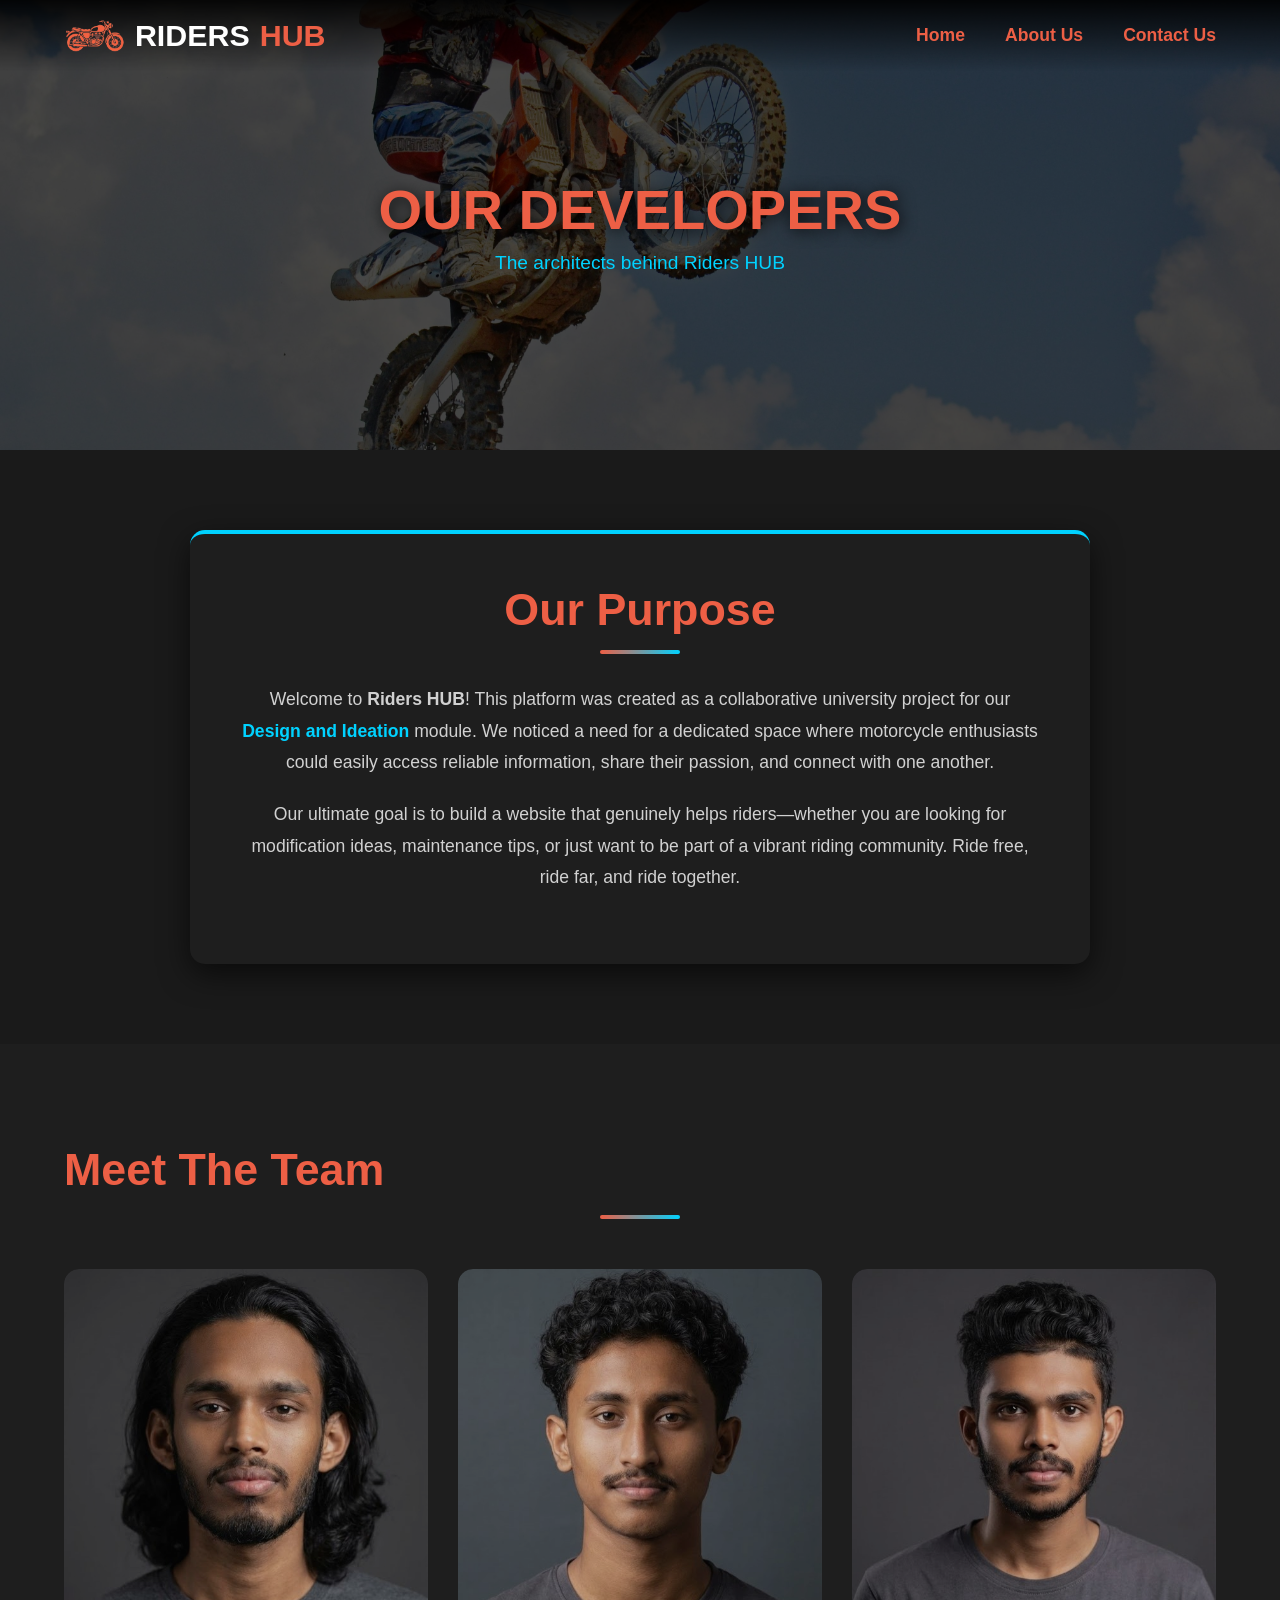
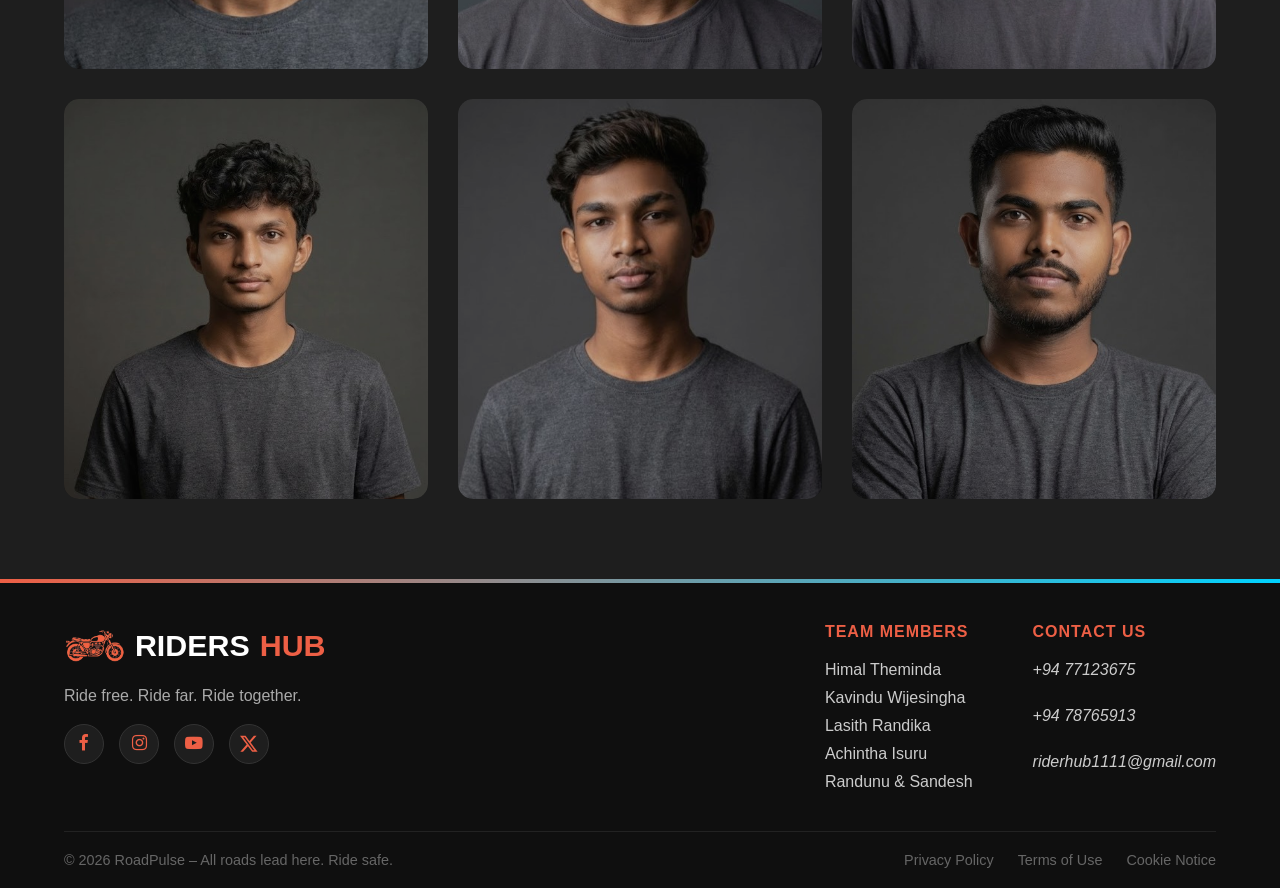
<file: aboutus.html>
<!DOCTYPE html>
<html lang="si">
<head>
    <meta charset="UTF-8">
    <meta name="viewport" content="width=device-width, initial-scale=1.0">
    <title>About Us - Riders HUB</title>
    
    <link rel="stylesheet" href="css/font-awesome.min.css">
    <link rel="stylesheet" href="css/style.css">
    <link rel="icon" type="image/png" href="images/tablogo.png" sizes="512*512">
</head>
<body>

    <nav>
        <div class="logo">
            <img src="images/klogo.png" alt="Riders HUB Logo"> Riders<span>HUB</span>
        </div>
        <ul class="nav-links">
            <li><a href="index.html">Home</a></li>
            <li><a href="#" >About Us</a></li>
            <li><a href="#contact-footer">Contact Us</a></li>
        </ul>
        <div class="menu-toggle">
            <i class="fa fa-bars"></i>
        </div>
    </nav>

    <div class="static-hero">
        <div class="hero-title">
            <h1>Our Developers</h1>
            <p>The architects behind Riders HUB</p>
        </div>
    </div>

    <section class="purpose-section">
        <div class="purpose-content">
            <h2>Our Purpose</h2>
            <div class="divider"></div>
            <p>Welcome to <strong>Riders HUB</strong>! This platform was created as a collaborative university project for our <span class="purpose-highlight">Design and Ideation</span> module. We noticed a need for a dedicated space where motorcycle enthusiasts could easily access reliable information, share their passion, and connect with one another.</p>
            <p>Our ultimate goal is to build a website that genuinely helps riders—whether you are looking for modification ideas, maintenance tips, or just want to be part of a vibrant riding community. Ride free, ride far, and ride together.</p>
        </div>
    </section>

    <section class="team-section">
        <div class="intro-text">
            <h2>Meet The Team</h2>
            <div class="divider"></div>
        </div>

        <div class="wrapper">
            <div class="box-area">
                <div class="box">
                    <img src="images/002.jpg" alt="Himal Theminda">
                    <div class="overlay">
                        <h3>Himal Theminda</h3>
                        <h4>Project Lead</h4>
                        <div class="student-id">CT/2023/016</div>
                        <p>Undergraduate student at the University of Kelaniya, pursuing a BICT. Oversees the core functionality and overall project delivery.</p>
                    </div>
                </div>
                
                <div class="box">
                    <img src="images/001.jpg" alt="Kavindu Wijesingha">
                    <div class="overlay">
                        <h3>Kavindu Wijesingha</h3>
                        <h4>Frontend Developer</h4>
                        <div class="student-id">CT/2023/022</div>
                        <p>Undergraduate student at the University of Kelaniya, pursuing a BICT. Drives the HTML/CSS user interface.</p>
                    </div>
                </div>

                <div class="box">
                    <img src="images/005.jpg" alt="Lasith Randika">
                    <div class="overlay">
                        <h3>Lasith Randika</h3>
                        <h4>Backend Developer</h4>
                        <div class="student-id">CT/2023/043</div>
                        <p>Undergraduate student at the University of Kelaniya, pursuing a BICT. Handles logic implementation and system architecture.</p>
                    </div>
                </div>
                
                <div class="box">
                    <img src="images/003.jpg" alt="Achintha Isuru">
                    <div class="overlay">
                        <h3>Achintha Isuru</h3>
                        <h4>UI/UX Designer</h4>
                        <div class="student-id">CT/2023/071</div>
                        <p>Undergraduate student at the University of Kelaniya, pursuing a BICT. Ensures an intuitive layout and engaging visuals.</p>
                    </div>
                </div>

                <div class="box">
                    <img src="images/006.jpg" alt="Randunu Nimesha">
                    <div class="overlay">
                        <h3>Randunu Nimesha</h3>
                    
                        <div class="student-id">CT/2023/000</div>
                        <p>Undergraduate student at the University of Kelaniya, pursuing a BICT.</p>
                    </div>
                </div>

                <div class="box">
                    <img src="images/004.jpg" alt="Sandesh Nirwan">
                    <div class="overlay">
                        <h3>Sandesh Nirwan</h3>
                        <h4>QA Engineer</h4>
                        <div class="student-id">CT/2023/088</div>
                        <p>Undergraduate student at the University of Kelaniya, pursuing a BICT.</p>
                    </div>
                </div>
            </div>
        </div>
    </section>

    <footer class="rider-footer" id="contact-footer">
        <div class="footer-container">
            <div class="footer-brand">
                <div class="logo">
                    <img src="images/klogo.png" alt="Riders HUB Logo"> Riders<span>HUB</span>
                </div>
                <p>Ride free. Ride far. Ride together.</p>
                
                <div class="social-icons">
                    <a href="javascript:void(0);"><i class="fa fa-facebook"></i></a>
                    <a href="javascript:void(0);"><i class="fa fa-instagram"></i></a>
                    <a href="javascript:void(0);"><i class="fa fa-youtube-play"></i></a>
                    <a href="javascript:void(0);">
                        <svg xmlns="http://www.w3.org/2000/svg" width="1em" height="1em" fill="currentColor" viewBox="0 0 16 16">
                            <path d="M12.6.75h2.454l-5.36 6.142L16 15.25h-4.937l-3.867-5.07-4.425 5.07H.316l5.733-6.57L0 .75h5.063l3.495 4.633L12.601.75Zm-.86 13.028h1.36L4.323 2.145H2.865l8.875 11.633Z"/>
                        </svg>
                    </a>
                </div>
            </div>

            <div class="footer-links-group">
                <div class="link-column">
                    <h4>Team Members</h4>
                    <a href="javascript:void(0);">Himal Theminda</a>
                    <a href="javascript:void(0);">Kavindu Wijesingha</a>
                    <a href="javascript:void(0);">Lasith Randika</a>
                    <a href="javascript:void(0);">Achintha Isuru</a>
                    <a href="javascript:void(0);">Randunu & Sandesh</a>
                </div>
                
                <div class="link-column">
                    <h4>Contact Us</h4>
                    <address>
                    <a href="tel:+9477123675">+94 77123675</a><br>
                    <a href="tel:+9478765913">+94 78765913</a><br>
                    <a href="mailto:riderhub1111@gmail.com">riderhub1111@gmail.com</a>
                    </address>
                    
                </div>
            </div>
        </div>

        <div class="footer-bottom">
            <div class="copyright">
                © 2026 RoadPulse – All roads lead here. Ride safe.
            </div>
            <div class="legal">
                <a href="javascript:void(0);">Privacy Policy</a>
                <a href="javascript:void(0);">Terms of Use</a>
                <a href="javascript:void(0);">Cookie Notice</a>
            </div>
        </div>
    </footer>

    <script>
        // --- Fade Out Nav Logo on Scroll & Change Link Colors ---
        const navBar = document.querySelector('nav');
        const navLogo = document.querySelector('nav .logo');
        
        window.addEventListener('scroll', () => {
            if (window.scrollY > 50) {
                navLogo.style.opacity = '0';
                navLogo.style.visibility = 'hidden';
                navBar.classList.add('scrolled');
            } else {
                navLogo.style.opacity = '1';
                navLogo.style.visibility = 'visible';
                navBar.classList.remove('scrolled');
            }
        });

        // --- Mobile Menu Toggle ---
        const menuToggle = document.querySelector('.menu-toggle');
        const navLinksList = document.querySelector('.nav-links');
        const menuIcon = document.querySelector('.menu-toggle i');

        menuToggle.addEventListener('click', () => {
            navLinksList.classList.toggle('active');
            if (navLinksList.classList.contains('active')) {
                menuIcon.classList.remove('fa-bars');
                menuIcon.classList.add('fa-times');
            } else {
                menuIcon.classList.remove('fa-times');
                menuIcon.classList.add('fa-bars');
            }
        });
    </script>

</body>
</html>
</file>
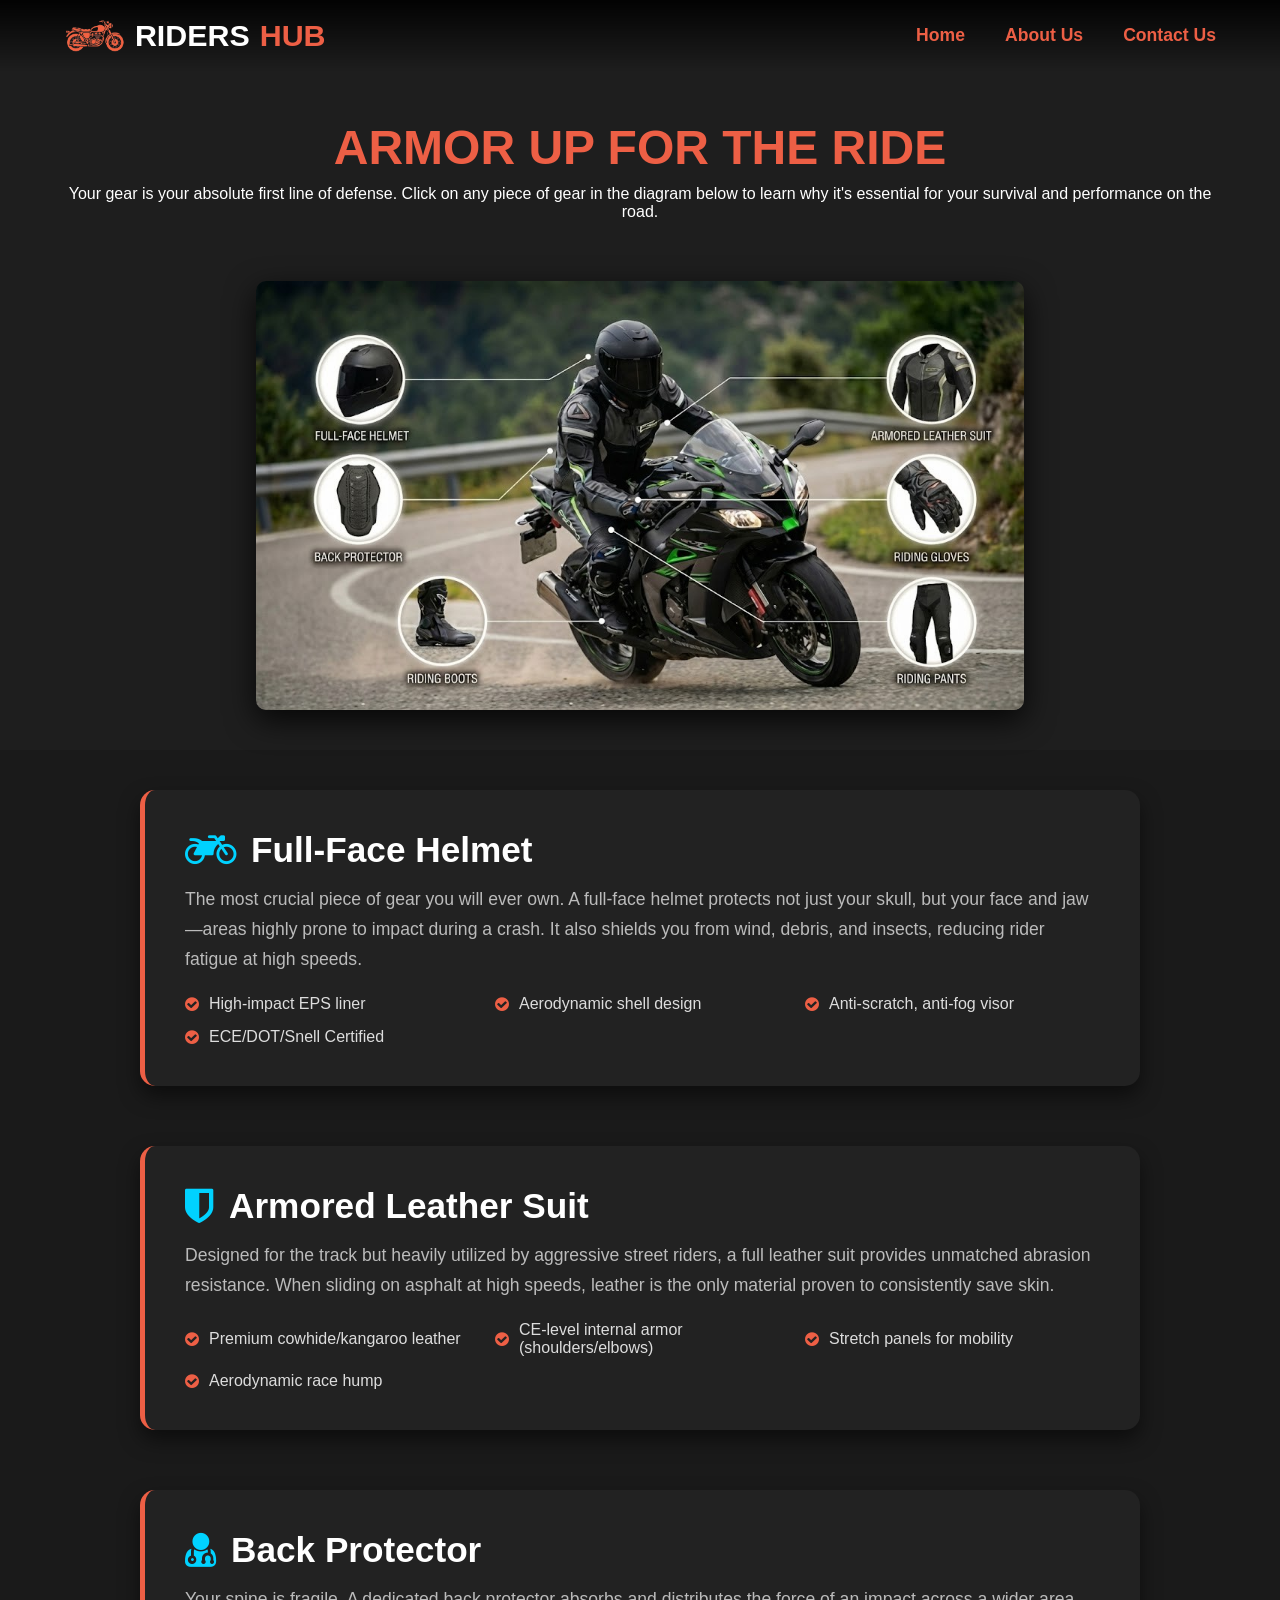
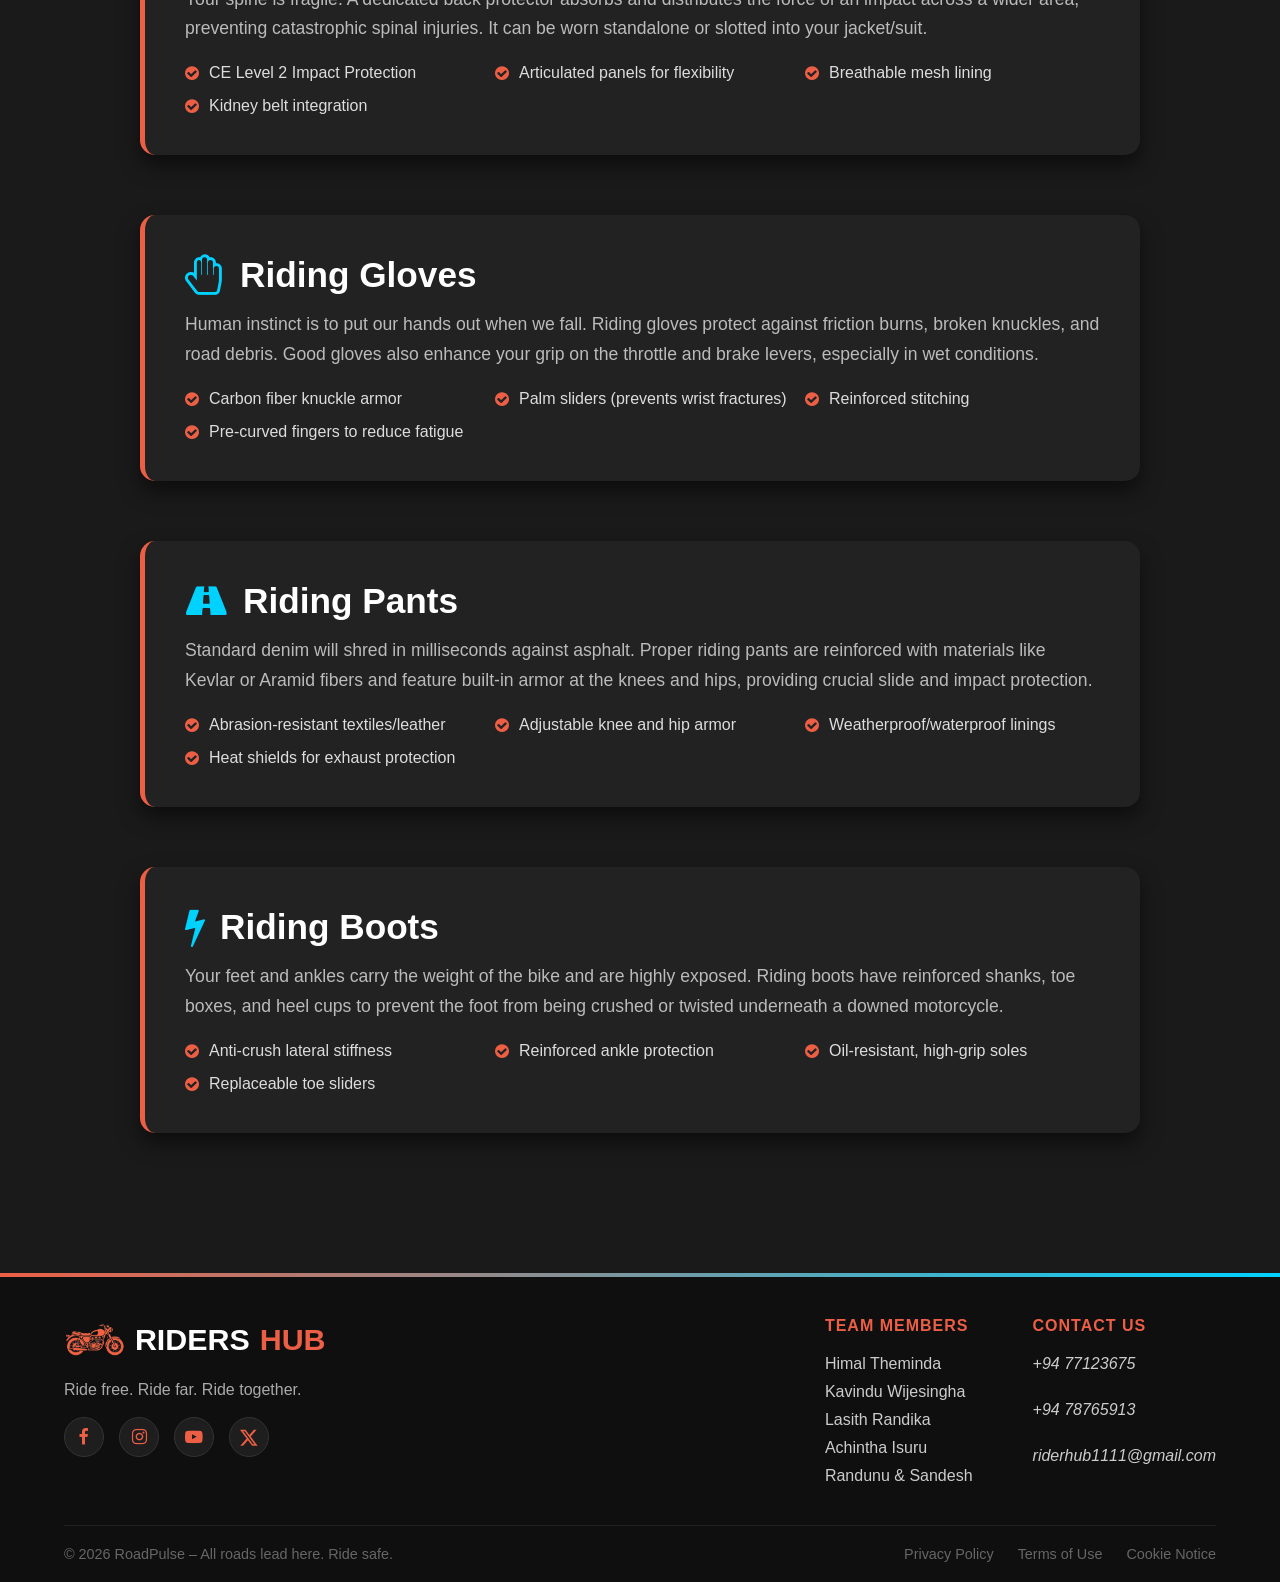
<file: gear.html>
<!DOCTYPE html>
<html lang="si">
<head>
    <meta charset="UTF-8">
    <meta name="viewport" content="width=device-width, initial-scale=1.0">
    <title>Riding Gear - Riders HUB</title>
    
    <link rel="stylesheet" href="css/font-awesome.min.css">
    <link rel="stylesheet" href="css/style.css">
    <link rel="icon" type="image/png" href="images/tablogo.png" sizes="512*512">

    <style>
        /* --- Image Size Fix for Mobile & PC --- */
        .map-container {
            width: 95% !important; /* Large and readable on mobile */
            max-width: 900px;
        }
        @media (min-width: 768px) {
            .map-container {
                width: 60% !important; /* Beautifully centered on PC */
            }
        }
    </style>
</head>
<body>

    <nav>
        <div class="logo">
            <img src="images/klogo.png" alt="Riders HUB Logo"> Riders<span>HUB</span>
        </div>
        <ul class="nav-links">
            <li><a href="index.html">Home</a></li>
            <li><a href="aboutus.html">About Us</a></li>
            <li><a href="#contact-footer">Contact Us</a></li>
        </ul>
    </nav>

    <section class="interactive-hero">
        <div class="intro-text">
            <h1>Armor Up For The Ride</h1>
            <p>Your gear is your absolute first line of defense. Click on any piece of gear in the diagram below to learn why it's essential for your survival and performance on the road.</p>
        </div>

        <div class="map-container">
            <img src="images/gear.jpeg" alt="Motorcycle Riding Gear Diagram" class="base-img">
            
            <a href="#helmet" class="zoom-layer layer-helmet"><img src="images/gear.jpeg" alt="Helmet Zoom"></a>
            <a href="#back" class="zoom-layer layer-back"><img src="images/gear.jpeg" alt="Back Protector Zoom"></a>
            <a href="#boots" class="zoom-layer layer-boots"><img src="images/gear.jpeg" alt="Boots Zoom"></a>
            
            <a href="#suit" class="zoom-layer layer-suit"><img src="images/gear.jpeg" alt="Suit Zoom"></a>
            <a href="#gloves" class="zoom-layer layer-gloves"><img src="images/gear.jpeg" alt="Gloves Zoom"></a>
            <a href="#pants" class="zoom-layer layer-pants"><img src="images/gear.jpeg" alt="Pants Zoom"></a>
        </div>
    </section>

    <section class="gear-details">
        
        <div id="helmet" class="gear-section">
            <h2><i class="fa fa-motorcycle"></i> Full-Face Helmet</h2>
            <p>The most crucial piece of gear you will ever own. A full-face helmet protects not just your skull, but your face and jaw—areas highly prone to impact during a crash. It also shields you from wind, debris, and insects, reducing rider fatigue at high speeds.</p>
            <ul class="gear-features">
                <li><i class="fa fa-check-circle"></i> High-impact EPS liner</li>
                <li><i class="fa fa-check-circle"></i> Aerodynamic shell design</li>
                <li><i class="fa fa-check-circle"></i> Anti-scratch, anti-fog visor</li>
                <li><i class="fa fa-check-circle"></i> ECE/DOT/Snell Certified</li>
            </ul>
        </div>

        <div id="suit" class="gear-section">
            <h2><i class="fa fa-shield"></i> Armored Leather Suit</h2>
            <p>Designed for the track but heavily utilized by aggressive street riders, a full leather suit provides unmatched abrasion resistance. When sliding on asphalt at high speeds, leather is the only material proven to consistently save skin.</p>
            <ul class="gear-features">
                <li><i class="fa fa-check-circle"></i> Premium cowhide/kangaroo leather</li>
                <li><i class="fa fa-check-circle"></i> CE-level internal armor (shoulders/elbows)</li>
                <li><i class="fa fa-check-circle"></i> Stretch panels for mobility</li>
                <li><i class="fa fa-check-circle"></i> Aerodynamic race hump</li>
            </ul>
        </div>

        <div id="back" class="gear-section">
            <h2><i class="fa fa-user-md"></i> Back Protector</h2>
            <p>Your spine is fragile. A dedicated back protector absorbs and distributes the force of an impact across a wider area, preventing catastrophic spinal injuries. It can be worn standalone or slotted into your jacket/suit.</p>
            <ul class="gear-features">
                <li><i class="fa fa-check-circle"></i> CE Level 2 Impact Protection</li>
                <li><i class="fa fa-check-circle"></i> Articulated panels for flexibility</li>
                <li><i class="fa fa-check-circle"></i> Breathable mesh lining</li>
                <li><i class="fa fa-check-circle"></i> Kidney belt integration</li>
            </ul>
        </div>

        <div id="gloves" class="gear-section">
            <h2><i class="fa fa-hand-paper-o"></i> Riding Gloves</h2>
            <p>Human instinct is to put our hands out when we fall. Riding gloves protect against friction burns, broken knuckles, and road debris. Good gloves also enhance your grip on the throttle and brake levers, especially in wet conditions.</p>
            <ul class="gear-features">
                <li><i class="fa fa-check-circle"></i> Carbon fiber knuckle armor</li>
                <li><i class="fa fa-check-circle"></i> Palm sliders (prevents wrist fractures)</li>
                <li><i class="fa fa-check-circle"></i> Reinforced stitching</li>
                <li><i class="fa fa-check-circle"></i> Pre-curved fingers to reduce fatigue</li>
            </ul>
        </div>

        <div id="pants" class="gear-section">
            <h2><i class="fa fa-road"></i> Riding Pants</h2>
            <p>Standard denim will shred in milliseconds against asphalt. Proper riding pants are reinforced with materials like Kevlar or Aramid fibers and feature built-in armor at the knees and hips, providing crucial slide and impact protection.</p>
            <ul class="gear-features">
                <li><i class="fa fa-check-circle"></i> Abrasion-resistant textiles/leather</li>
                <li><i class="fa fa-check-circle"></i> Adjustable knee and hip armor</li>
                <li><i class="fa fa-check-circle"></i> Weatherproof/waterproof linings</li>
                <li><i class="fa fa-check-circle"></i> Heat shields for exhaust protection</li>
            </ul>
        </div>

        <div id="boots" class="gear-section">
            <h2><i class="fa fa-flash"></i> Riding Boots</h2>
            <p>Your feet and ankles carry the weight of the bike and are highly exposed. Riding boots have reinforced shanks, toe boxes, and heel cups to prevent the foot from being crushed or twisted underneath a downed motorcycle.</p>
            <ul class="gear-features">
                <li><i class="fa fa-check-circle"></i> Anti-crush lateral stiffness</li>
                <li><i class="fa fa-check-circle"></i> Reinforced ankle protection</li>
                <li><i class="fa fa-check-circle"></i> Oil-resistant, high-grip soles</li>
                <li><i class="fa fa-check-circle"></i> Replaceable toe sliders</li>
            </ul>
        </div>

    </section>

    <footer class="rider-footer" id="contact-footer">
        <div class="footer-container">
            <div class="footer-brand">
                <div class="logo">
                    <img src="images/klogo.png" alt="Riders HUB Logo"> Riders<span>HUB</span>
                </div>
                <p>Ride free. Ride far. Ride together.</p>
                <div class="social-icons">
                    <a href="javascript:void(0);"><i class="fa fa-facebook"></i></a>
                    <a href="javascript:void(0);"><i class="fa fa-instagram"></i></a>
                    <a href="javascript:void(0);"><i class="fa fa-youtube-play"></i></a>
                    <a href="javascript:void(0);">
                        <svg xmlns="http://www.w3.org/2000/svg" width="1em" height="1em" fill="currentColor" viewBox="0 0 16 16">
                            <path d="M12.6.75h2.454l-5.36 6.142L16 15.25h-4.937l-3.867-5.07-4.425 5.07H.316l5.733-6.57L0 .75h5.063l3.495 4.633L12.601.75Zm-.86 13.028h1.36L4.323 2.145H2.865l8.875 11.633Z"/>
                        </svg>
                    </a>
                </div>
            </div>

            <div class="footer-links-group">
                <div class="link-column">
                    <h4>Team Members</h4>
                    <a href="javascript:void(0);">Himal Theminda</a>
                    <a href="javascript:void(0);">Kavindu Wijesingha</a>
                    <a href="javascript:void(0);">Lasith Randika</a>
                    <a href="javascript:void(0);">Achintha Isuru</a>
                    <a href="javascript:void(0);">Randunu & Sandesh</a>
                </div>
                
                <div class="link-column">
                    <h4>Contact Us</h4>
                    <address>
                    <a href="tel:+9477123675">+94 77123675</a><br>
                    <a href="tel:+9478765913">+94 78765913</a><br>
                    <a href="mailto:riderhub1111@gmail.com">riderhub1111@gmail.com</a>
                    </address>
                </div>
            </div>
        </div>

        <div class="footer-bottom">
            <div class="copyright">
                © 2026 RoadPulse – All roads lead here. Ride safe.
            </div>
            <div class="legal">
                <a href="javascript:void(0);">Privacy Policy</a>
                <a href="javascript:void(0);">Terms of Use</a>
                <a href="javascript:void(0);">Cookie Notice</a>
            </div>
        </div>
    </footer>

    <script>
        // --- Fade Out Nav Logo on Scroll ---
        const navBar = document.querySelector('nav');
        const navLogo = document.querySelector('nav .logo');
        
        window.addEventListener('scroll', () => {
            if (window.scrollY > 50) {
                navLogo.style.opacity = '0';
                navLogo.style.visibility = 'hidden';
                navBar.classList.add('scrolled');
            } else {
                navLogo.style.opacity = '1';
                navLogo.style.visibility = 'visible';
                navBar.classList.remove('scrolled');
            }
        });
    </script>
</body>
</html>
</file>
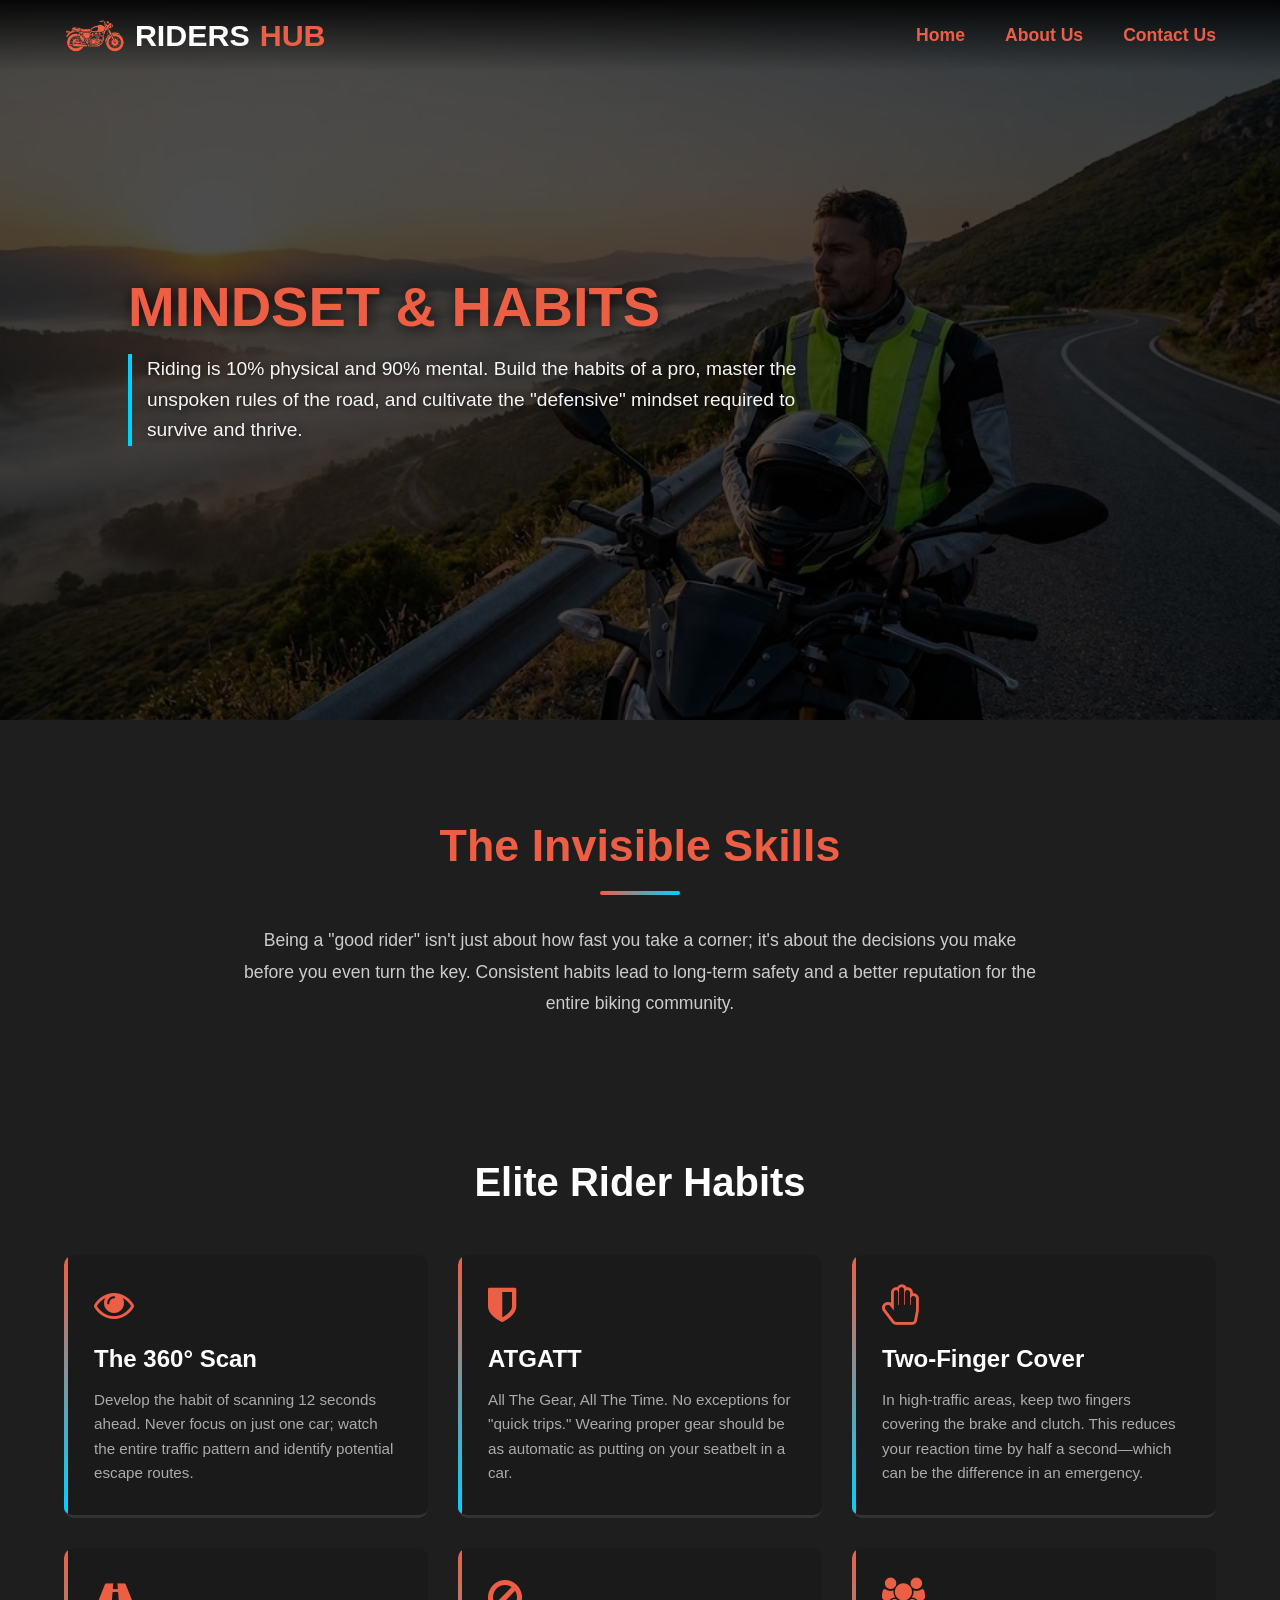
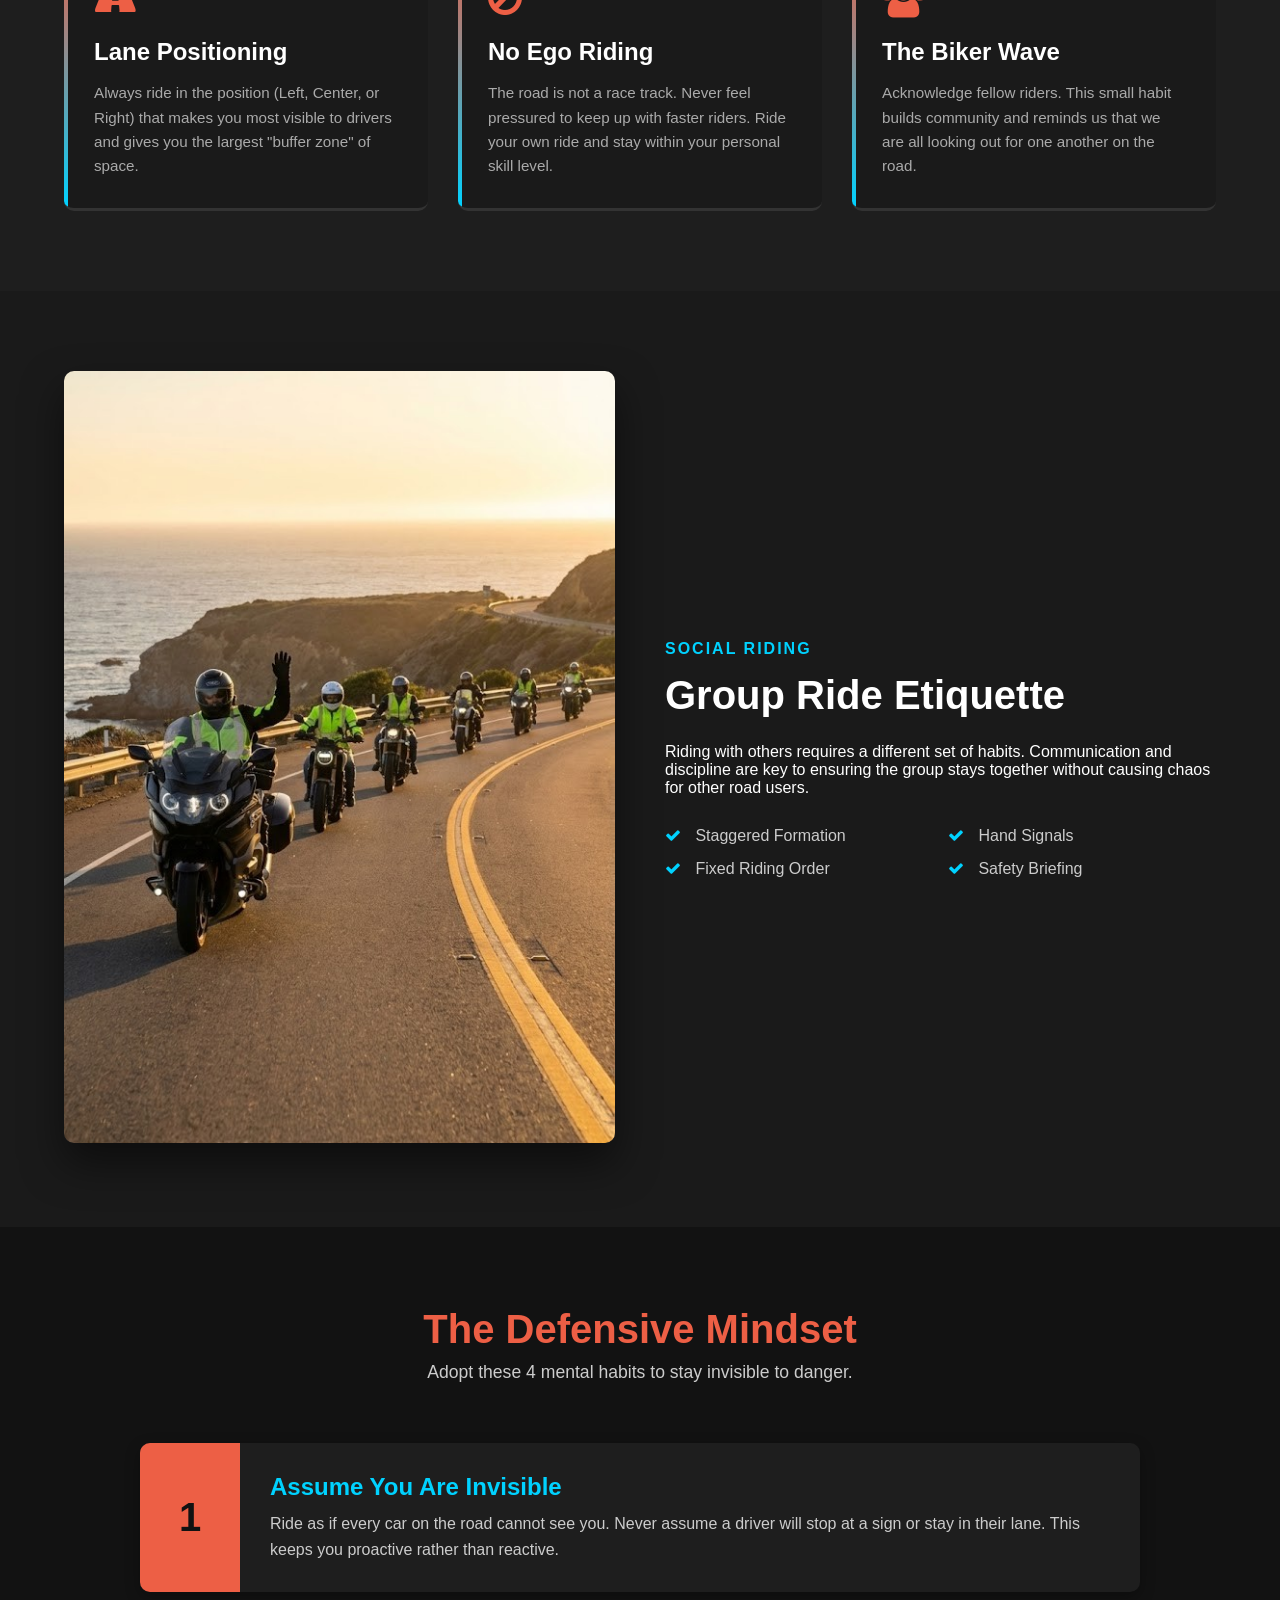
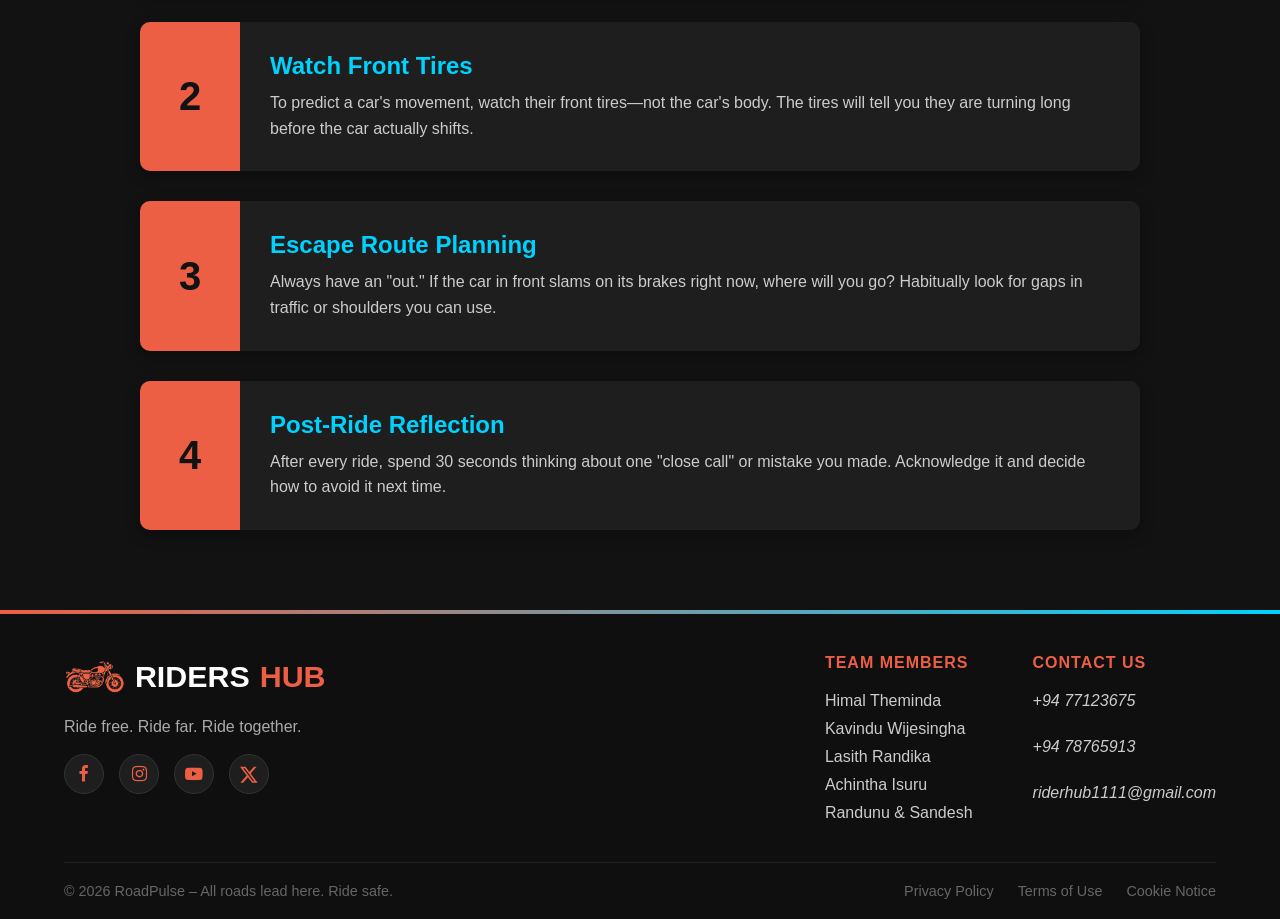
<file: habbits.html>
<!DOCTYPE html>
<html lang="si">
<head>
    <meta charset="UTF-8">
    <meta name="viewport" content="width=device-width, initial-scale=1.0">
    <title>Riders HUB - Rider Habits & Etiquette</title>
    
    <link rel="stylesheet" href="css/font-awesome.min.css">
    <link rel="stylesheet" href="css/style.css">
    <link rel="icon" type="image/png" href="images/tablogo.png" sizes="512*512">
</head>
<body>

    <nav>
        <div class="logo">
            <img src="images/klogo.png" alt="Riders HUB Logo"> Riders<span>HUB</span>
        </div>
        <ul class="nav-links">
            <li><a href="index.html">Home</a></li>
            <li><a href="aboutus.html">About Us</a></li>
            <li><a href="#contact-footer">Contact Us</a></li>
        </ul>
        <div class="menu-toggle">
            <i class="fa fa-bars"></i>
        </div>
    </nav>

    <div class="hero">
        <img src="images/mindset.jpg" alt="Rider Habits & Mindset">
        <div class="hero-content">
            <h1>Mindset & Habits</h1>
            <p>Riding is 10% physical and 90% mental. Build the habits of a pro, master the unspoken rules of the road, and cultivate the "defensive" mindset required to survive and thrive.</p>
        </div>
    </div>

    <section class="intro-section">
        <div class="container">
            <h2>The Invisible Skills</h2>
            <div class="divider"></div>
            <p>Being a "good rider" isn't just about how fast you take a corner; it's about the decisions you make before you even turn the key. Consistent habits lead to long-term safety and a better reputation for the entire biking community.</p>
        </div>
    </section>

    <section class="kit-section">
        <div class="kit-container">
            <h2>Elite Rider Habits</h2>
            <div class="kit-grid">
                <div class="kit-card">
                    <i class="fa fa-eye"></i>
                    <h3>The 360° Scan</h3>
                    <p>Develop the habit of scanning 12 seconds ahead. Never focus on just one car; watch the entire traffic pattern and identify potential escape routes.</p>
                </div>
                <div class="kit-card">
                    <i class="fa fa-shield"></i>
                    <h3>ATGATT</h3>
                    <p>All The Gear, All The Time. No exceptions for "quick trips." Wearing proper gear should be as automatic as putting on your seatbelt in a car.</p>
                </div>
                <div class="kit-card">
                    <i class="fa fa-hand-paper-o"></i>
                    <h3>Two-Finger Cover</h3>
                    <p>In high-traffic areas, keep two fingers covering the brake and clutch. This reduces your reaction time by half a second—which can be the difference in an emergency.</p>
                </div>
                <div class="kit-card">
                    <i class="fa fa-road"></i>
                    <h3>Lane Positioning</h3>
                    <p>Always ride in the position (Left, Center, or Right) that makes you most visible to drivers and gives you the largest "buffer zone" of space.</p>
                </div>
                <div class="kit-card">
                    <i class="fa fa-ban"></i>
                    <h3>No Ego Riding</h3>
                    <p>The road is not a race track. Never feel pressured to keep up with faster riders. Ride your own ride and stay within your personal skill level.</p>
                </div>
                <div class="kit-card">
                    <i class="fa fa-users"></i>
                    <h3>The Biker Wave</h3>
                    <p>Acknowledge fellow riders. This small habit builds community and reminds us that we are all looking out for one another on the road.</p>
                </div>
            </div>
        </div>
    </section>

    <section class="purpose-section">
        <div class="purpose-container">
            <div class="purpose-image">
                <img src="images/group.jpg" alt="Group Riding Etiquette">
            </div>
            <div class="purpose-text">
                <span class="subtitle">Social Riding</span>
                <h2>Group Ride Etiquette</h2>
                <p>
                    Riding with others requires a different set of habits. Communication and discipline are key to ensuring the group stays together without causing chaos for other road users.
                </p>
                <div class="purpose-tags">
                    <div class="tag"><i class="fa fa-check"></i> Staggered Formation</div>
                    <div class="tag"><i class="fa fa-check"></i> Hand Signals</div>
                    <div class="tag"><i class="fa fa-check"></i> Fixed Riding Order</div>
                    <div class="tag"><i class="fa fa-check"></i> Safety Briefing</div>
                </div>
            </div>
        </div>
    </section>

    <section class="action-plan-section">
        <div class="action-plan-container">
            <div class="action-plan-header">
                <h2>The Defensive Mindset</h2>
                <p>Adopt these 4 mental habits to stay invisible to danger.</p>
            </div>
            
            <div class="step-list">
                <div class="step-item">
                    <div class="step-number">1</div>
                    <div class="step-content">
                        <h3>Assume You Are Invisible</h3>
                        <p>Ride as if every car on the road cannot see you. Never assume a driver will stop at a sign or stay in their lane. This keeps you proactive rather than reactive.</p>
                    </div>
                </div>
                
                <div class="step-item">
                    <div class="step-number">2</div>
                    <div class="step-content">
                        <h3>Watch Front Tires</h3>
                        <p>To predict a car's movement, watch their front tires—not the car's body. The tires will tell you they are turning long before the car actually shifts.</p>
                    </div>
                </div>
                
                <div class="step-item">
                    <div class="step-number">3</div>
                    <div class="step-content">
                        <h3>Escape Route Planning</h3>
                        <p>Always have an "out." If the car in front slams on its brakes right now, where will you go? Habitually look for gaps in traffic or shoulders you can use.</p>
                    </div>
                </div>

                <div class="step-item">
                    <div class="step-number">4</div>
                    <div class="step-content">
                        <h3>Post-Ride Reflection</h3>
                        <p>After every ride, spend 30 seconds thinking about one "close call" or mistake you made. Acknowledge it and decide how to avoid it next time.</p>
                    </div>
                </div>
            </div>
        </div>
    </section>

    <footer class="rider-footer" id="contact-footer">
        <div class="footer-container">
            <div class="footer-brand">
                <div class="logo">
                    <img src="images/klogo.png" alt="Riders HUB Logo"> Riders<span>HUB</span>
                </div>
                <p>Ride free. Ride far. Ride together.</p>
                
                <div class="social-icons">
                    <a href="javascript:void(0);"><i class="fa fa-facebook"></i></a>
                    <a href="javascript:void(0);"><i class="fa fa-instagram"></i></a>
                    <a href="javascript:void(0);"><i class="fa fa-youtube-play"></i></a>
                    <a href="javascript:void(0);">
                        <svg xmlns="http://www.w3.org/2000/svg" width="1em" height="1em" fill="currentColor" viewBox="0 0 16 16">
                            <path d="M12.6.75h2.454l-5.36 6.142L16 15.25h-4.937l-3.867-5.07-4.425 5.07H.316l5.733-6.57L0 .75h5.063l3.495 4.633L12.601.75Zm-.86 13.028h1.36L4.323 2.145H2.865l8.875 11.633Z"/>
                        </svg>
                    </a>
                </div>
            </div>

            <div class="footer-links-group">
                <div class="link-column">
                    <h4>Team Members</h4>
                    <a href="javascript:void(0);">Himal Theminda</a>
                    <a href="javascript:void(0);">Kavindu Wijesingha</a>
                    <a href="javascript:void(0);">Lasith Randika</a>
                    <a href="javascript:void(0);">Achintha Isuru</a>
                    <a href="javascript:void(0);">Randunu & Sandesh</a>
                </div>
                
                <div class="link-column">
                    <h4>Contact Us</h4>
                    <address>
                    <a href="tel:+9477123675">+94 77123675</a><br>
                    <a href="tel:+9478765913">+94 78765913</a><br>
                    <a href="mailto:riderhub1111@gmail.com">riderhub1111@gmail.com</a>
                    </address>
                </div>
            </div>
        </div>

        <div class="footer-bottom">
            <div class="copyright">
                © 2026 RoadPulse – All roads lead here. Ride safe.
            </div>
            <div class="legal">
                <a href="javascript:void(0);">Privacy Policy</a>
                <a href="javascript:void(0);">Terms of Use</a>
                <a href="javascript:void(0);">Cookie Notice</a>
            </div>
        </div>
    </footer>

    <script>
        // Fade Out Nav Logo on Scroll & Change Link Colors
        const navBar = document.querySelector('nav');
        const navLogo = document.querySelector('nav .logo');
        
        window.addEventListener('scroll', () => {
            if (window.scrollY > 50) {
                navLogo.style.opacity = '0';
                navLogo.style.visibility = 'hidden';
                navBar.classList.add('scrolled');
            } else {
                navLogo.style.opacity = '1';
                navLogo.style.visibility = 'visible';
                navBar.classList.remove('scrolled');
            }
        });

        // --- Mobile Menu Toggle ---
        const menuToggle = document.querySelector('.menu-toggle');
        const navLinksList = document.querySelector('.nav-links');
        const menuIcon = document.querySelector('.menu-toggle i');

        menuToggle.addEventListener('click', () => {
            navLinksList.classList.toggle('active');
            if (navLinksList.classList.contains('active')) {
                menuIcon.classList.remove('fa-bars');
                menuIcon.classList.add('fa-times');
            } else {
                menuIcon.classList.remove('fa-times');
                menuIcon.classList.add('fa-bars');
            }
        });
    </script>
</body>
</html>
</file>
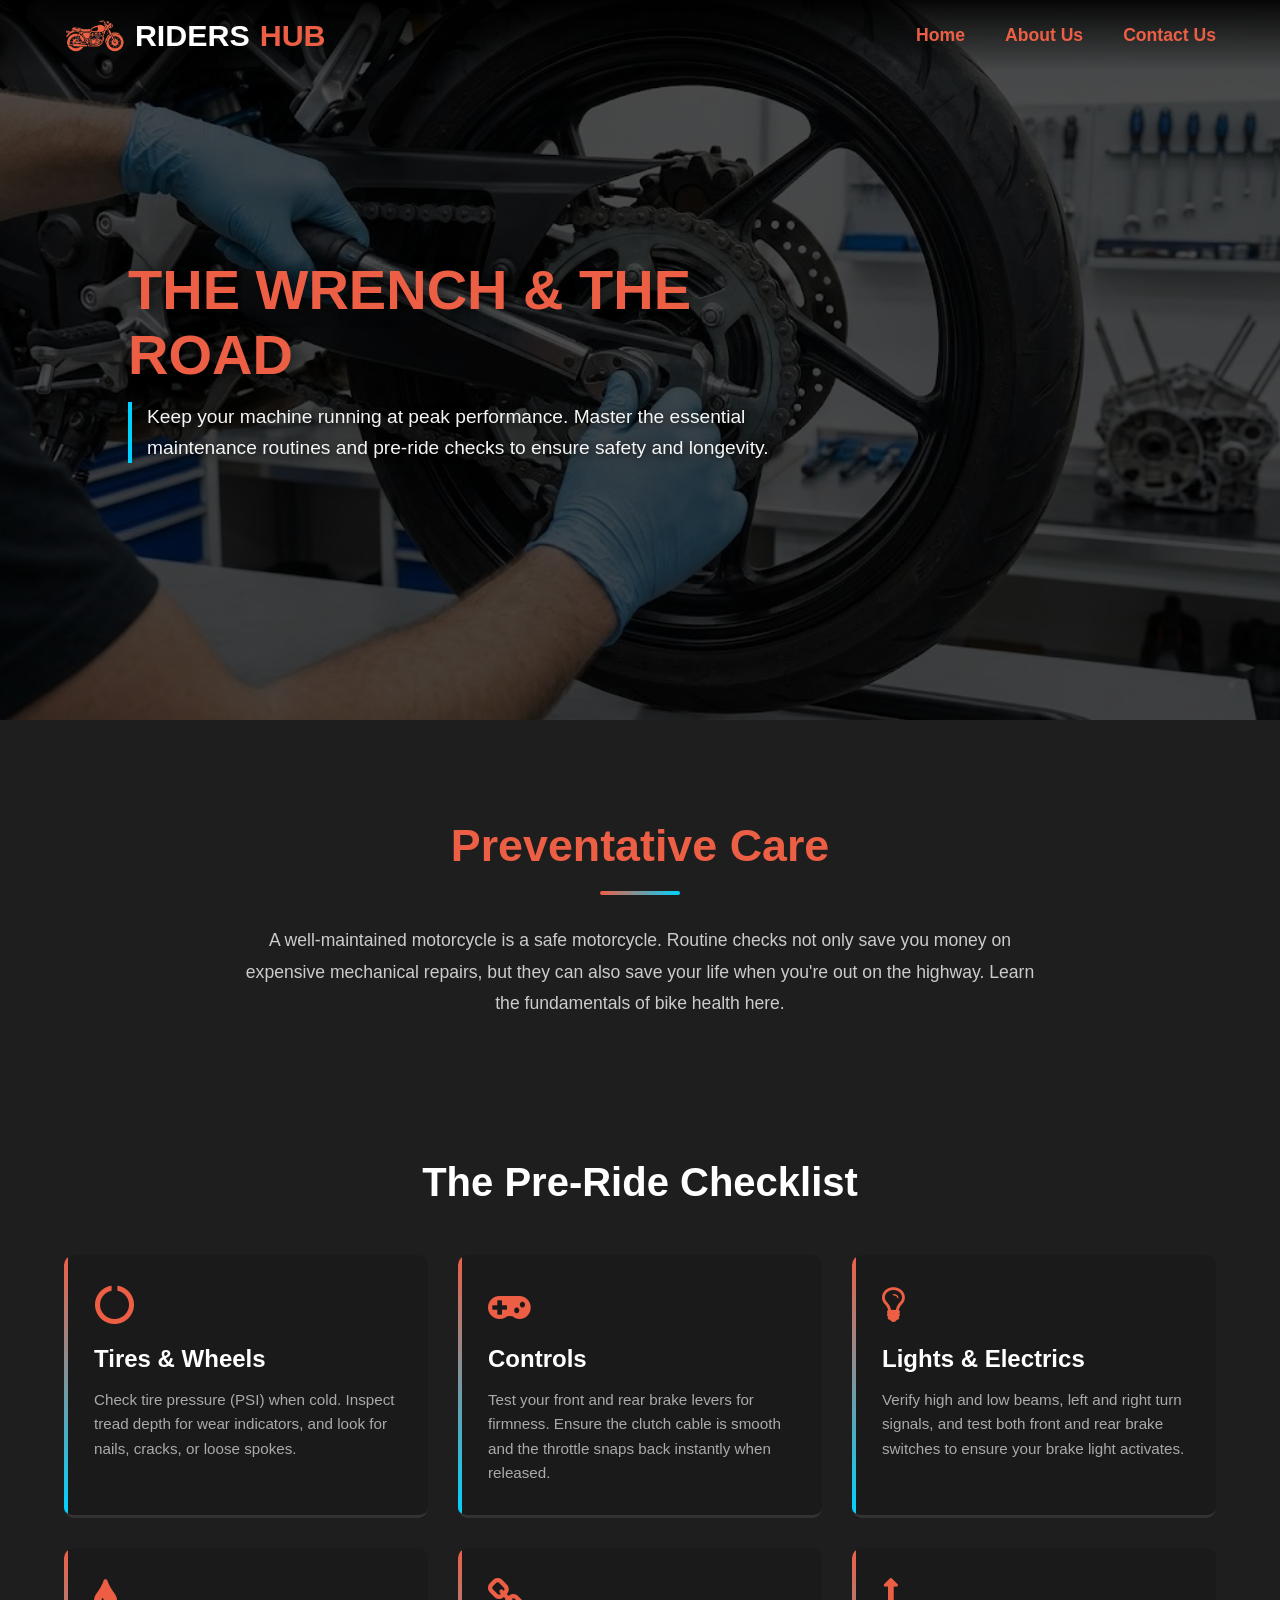
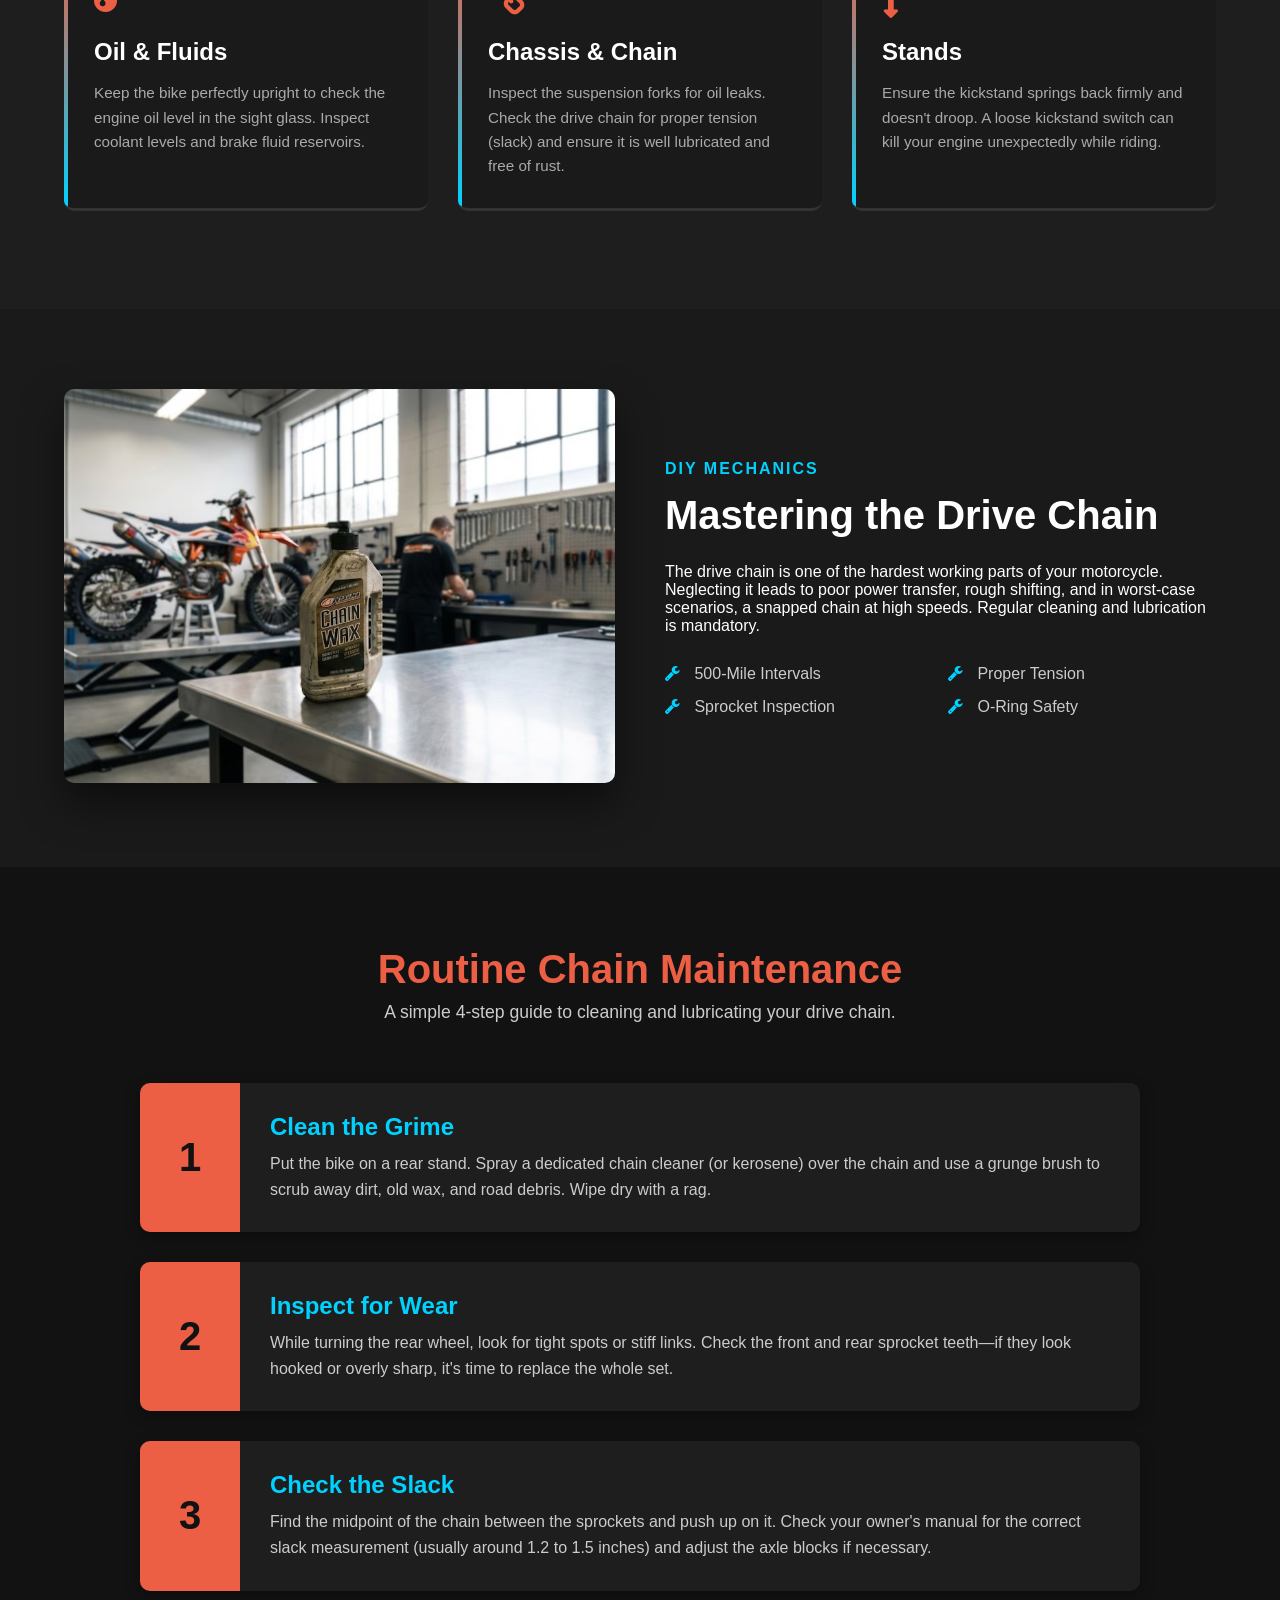
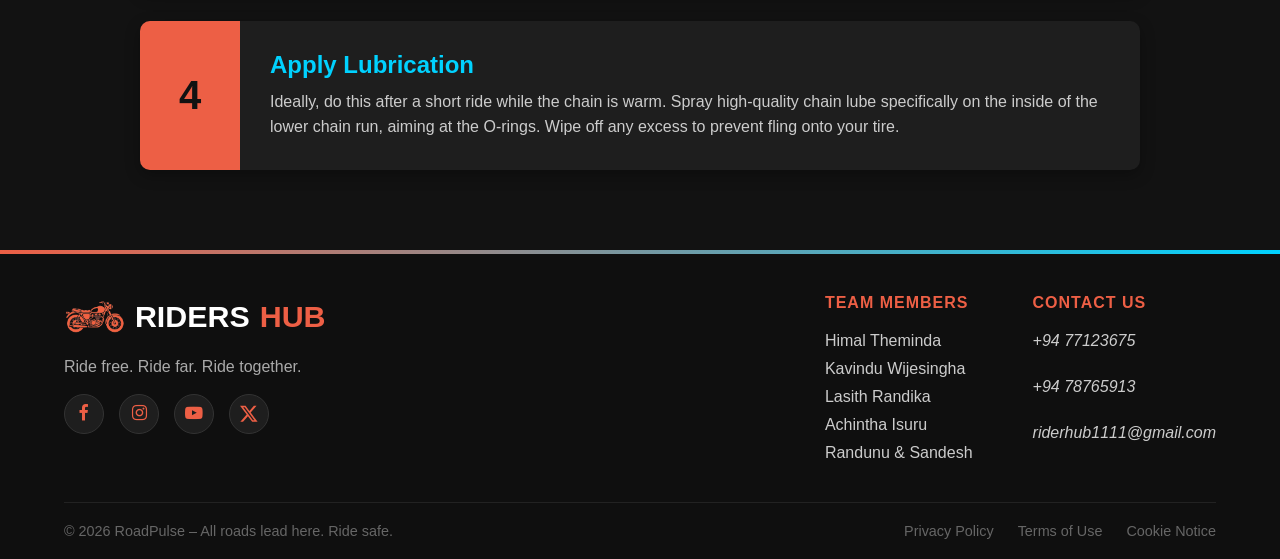
<file: maintainence.html>
<!DOCTYPE html>
<html lang="si">
<head>
    <meta charset="UTF-8">
    <meta name="viewport" content="width=device-width, initial-scale=1.0">
    <title>Riders HUB - Basic Maintenance & Tests</title>
    
   <link rel="stylesheet" href="css/font-awesome.min.css">
   <link rel="stylesheet" href="css/style.css">
   <link rel="icon" type="image/png" href="images/tablogo.png" sizes="512*512">
</head>
<body>

    <nav>
        <div class="logo">
            <img src="images/klogo.png" alt="Riders HUB Logo"> Riders<span>HUB</span>
        </div>
        <ul class="nav-links">
            <li><a href="index.html">Home</a></li> 
            <li><a href="aboutus.html">About Us</a></li>
            <li><a href="#contact-footer">Contact Us</a></li>
        </ul>
        <div class="menu-toggle">
            <i class="fa fa-bars"></i>
        </div>
    </nav>

    <div class="hero">
        <img src="images/repair.jpg" alt="Motorcycle Maintenance">
        <div class="hero-content">
            <h1>The Wrench & The Road</h1>
            <p>Keep your machine running at peak performance. Master the essential maintenance routines and pre-ride checks to ensure safety and longevity.</p>
        </div>
    </div>

    <section class="intro-section">
        <div class="container">
            <h2>Preventative Care</h2>
            <div class="divider"></div>
            <p>A well-maintained motorcycle is a safe motorcycle. Routine checks not only save you money on expensive mechanical repairs, but they can also save your life when you're out on the highway. Learn the fundamentals of bike health here.</p>
        </div>
    </section>

    <section class="kit-section">
        <div class="kit-container">
            <h2>The Pre-Ride Checklist</h2>
            <div class="kit-grid">
                <div class="kit-card">
                    <i class="fa fa-circle-o-notch"></i>
                    <h3>Tires & Wheels</h3>
                    <p>Check tire pressure (PSI) when cold. Inspect tread depth for wear indicators, and look for nails, cracks, or loose spokes.</p>
                </div>
                <div class="kit-card">
                    <i class="fa fa-gamepad"></i>
                    <h3>Controls</h3>
                    <p>Test your front and rear brake levers for firmness. Ensure the clutch cable is smooth and the throttle snaps back instantly when released.</p>
                </div>
                <div class="kit-card">
                    <i class="fa fa-lightbulb-o"></i>
                    <h3>Lights & Electrics</h3>
                    <p>Verify high and low beams, left and right turn signals, and test both front and rear brake switches to ensure your brake light activates.</p>
                </div>
                <div class="kit-card">
                    <i class="fa fa-tint"></i>
                    <h3>Oil & Fluids</h3>
                    <p>Keep the bike perfectly upright to check the engine oil level in the sight glass. Inspect coolant levels and brake fluid reservoirs.</p>
                </div>
                <div class="kit-card">
                    <i class="fa fa-link"></i>
                    <h3>Chassis & Chain</h3>
                    <p>Inspect the suspension forks for oil leaks. Check the drive chain for proper tension (slack) and ensure it is well lubricated and free of rust.</p>
                </div>
                <div class="kit-card">
                    <i class="fa fa-arrows-v"></i>
                    <h3>Stands</h3>
                    <p>Ensure the kickstand springs back firmly and doesn't droop. A loose kickstand switch can kill your engine unexpectedly while riding.</p>
                </div>
            </div>
            <br>
            
        </div>
    </section>

    <section class="purpose-section">
        <div class="purpose-container">
            <div class="purpose-image">
                <img src="images/lubes.jpg" alt="Chain Maintenance">
            </div>
            <div class="purpose-text">
                <span class="subtitle">DIY Mechanics</span>
                <h2>Mastering the Drive Chain</h2>
                <p>
                    The drive chain is one of the hardest working parts of your motorcycle. Neglecting it leads to poor power transfer, rough shifting, and in worst-case scenarios, a snapped chain at high speeds. Regular cleaning and lubrication is mandatory.
                </p>
                <div class="purpose-tags">
                    <div class="tag"><i class="fa fa-wrench"></i> 500-Mile Intervals</div>
                    <div class="tag"><i class="fa fa-wrench"></i> Proper Tension</div>
                    <div class="tag"><i class="fa fa-wrench"></i> Sprocket Inspection</div>
                    <div class="tag"><i class="fa fa-wrench"></i> O-Ring Safety</div>
                </div>
            </div>
        </div>
    </section>

    <section class="action-plan-section">
        <div class="action-plan-container">
            <div class="action-plan-header">
                <h2>Routine Chain Maintenance</h2>
                <p>A simple 4-step guide to cleaning and lubricating your drive chain.</p>
            </div>
            
            <div class="step-list" style="margin-top: 30px;">
                <div class="step-item">
                    <div class="step-number">1</div>
                    <div class="step-content">
                        <h3>Clean the Grime</h3>
                        <p>Put the bike on a rear stand. Spray a dedicated chain cleaner (or kerosene) over the chain and use a grunge brush to scrub away dirt, old wax, and road debris. Wipe dry with a rag.</p>
                    </div>
                </div>
                
                <div class="step-item">
                    <div class="step-number">2</div>
                    <div class="step-content">
                        <h3>Inspect for Wear</h3>
                        <p>While turning the rear wheel, look for tight spots or stiff links. Check the front and rear sprocket teeth—if they look hooked or overly sharp, it's time to replace the whole set.</p>
                    </div>
                </div>
                
                <div class="step-item">
                    <div class="step-number">3</div>
                    <div class="step-content">
                        <h3>Check the Slack</h3>
                        <p>Find the midpoint of the chain between the sprockets and push up on it. Check your owner's manual for the correct slack measurement (usually around 1.2 to 1.5 inches) and adjust the axle blocks if necessary.</p>
                    </div>
                </div>

                <div class="step-item">
                    <div class="step-number">4</div>
                    <div class="step-content">
                        <h3>Apply Lubrication</h3>
                        <p>Ideally, do this after a short ride while the chain is warm. Spray high-quality chain lube specifically on the inside of the lower chain run, aiming at the O-rings. Wipe off any excess to prevent fling onto your tire.</p>
                    </div>
                </div>
            </div>
        </div>
    </section>

    <footer class="rider-footer" id="contact-footer">
        <div class="footer-container">
            <div class="footer-brand">
                <div class="logo">
                    <img src="images/klogo.png" alt="Riders HUB Logo"> Riders<span>HUB</span>
                </div>
                <p>Ride free. Ride far. Ride together.</p>
                
                <div class="social-icons">
                    <a href="javascript:void(0);"><i class="fa fa-facebook"></i></a>
                    <a href="javascript:void(0);"><i class="fa fa-instagram"></i></a>
                    <a href="javascript:void(0);"><i class="fa fa-youtube-play"></i></a>
                    <a href="javascript:void(0);">
                        <svg xmlns="http://www.w3.org/2000/svg" width="1em" height="1em" fill="currentColor" viewBox="0 0 16 16">
                            <path d="M12.6.75h2.454l-5.36 6.142L16 15.25h-4.937l-3.867-5.07-4.425 5.07H.316l5.733-6.57L0 .75h5.063l3.495 4.633L12.601.75Zm-.86 13.028h1.36L4.323 2.145H2.865l8.875 11.633Z"/>
                        </svg>
                    </a>
                </div>
            </div>

            <div class="footer-links-group">
                <div class="link-column">
                    <h4>Team Members</h4>
                    <a href="javascript:void(0);">Himal Theminda</a>
                    <a href="javascript:void(0);">Kavindu Wijesingha</a>
                    <a href="javascript:void(0);">Lasith Randika</a>
                    <a href="javascript:void(0);">Achintha Isuru</a>
                    <a href="javascript:void(0);">Randunu & Sandesh</a>
                </div>
                
                <div class="link-column">
                    <h4>Contact Us</h4>
                    <address>
                    <a href="tel:+9477123675">+94 77123675</a><br>
                    <a href="tel:+9478765913">+94 78765913</a><br>
                    <a href="mailto:riderhub1111@gmail.com">riderhub1111@gmail.com</a>
                    </address>
                </div>
            </div>
        </div>

        <div class="footer-bottom">
            <div class="copyright">
                © 2026 RoadPulse – All roads lead here. Ride safe.
            </div>
            <div class="legal">
                <a href="javascript:void(0);">Privacy Policy</a>
                <a href="javascript:void(0);">Terms of Use</a>
                <a href="javascript:void(0);">Cookie Notice</a>
            </div>
        </div>
    </footer>

    <script>
        // Fade Out Nav Logo on Scroll & Change Link Colors
        const navBar = document.querySelector('nav');
        const navLogo = document.querySelector('nav .logo');
        
        window.addEventListener('scroll', () => {
            if (window.scrollY > 50) {
                navLogo.style.opacity = '0';
                navLogo.style.visibility = 'hidden';
                navBar.classList.add('scrolled');
            } else {
                navLogo.style.opacity = '1';
                navLogo.style.visibility = 'visible';
                navBar.classList.remove('scrolled');
            }
        });

        // --- Mobile Menu Toggle ---
        const menuToggle = document.querySelector('.menu-toggle');
        const navLinksList = document.querySelector('.nav-links');
        const menuIcon = document.querySelector('.menu-toggle i');

        menuToggle.addEventListener('click', () => {
            navLinksList.classList.toggle('active');
            if (navLinksList.classList.contains('active')) {
                menuIcon.classList.remove('fa-bars');
                menuIcon.classList.add('fa-times');
            } else {
                menuIcon.classList.remove('fa-times');
                menuIcon.classList.add('fa-bars');
            }
        });
    </script>
</body>
</html>
</file>
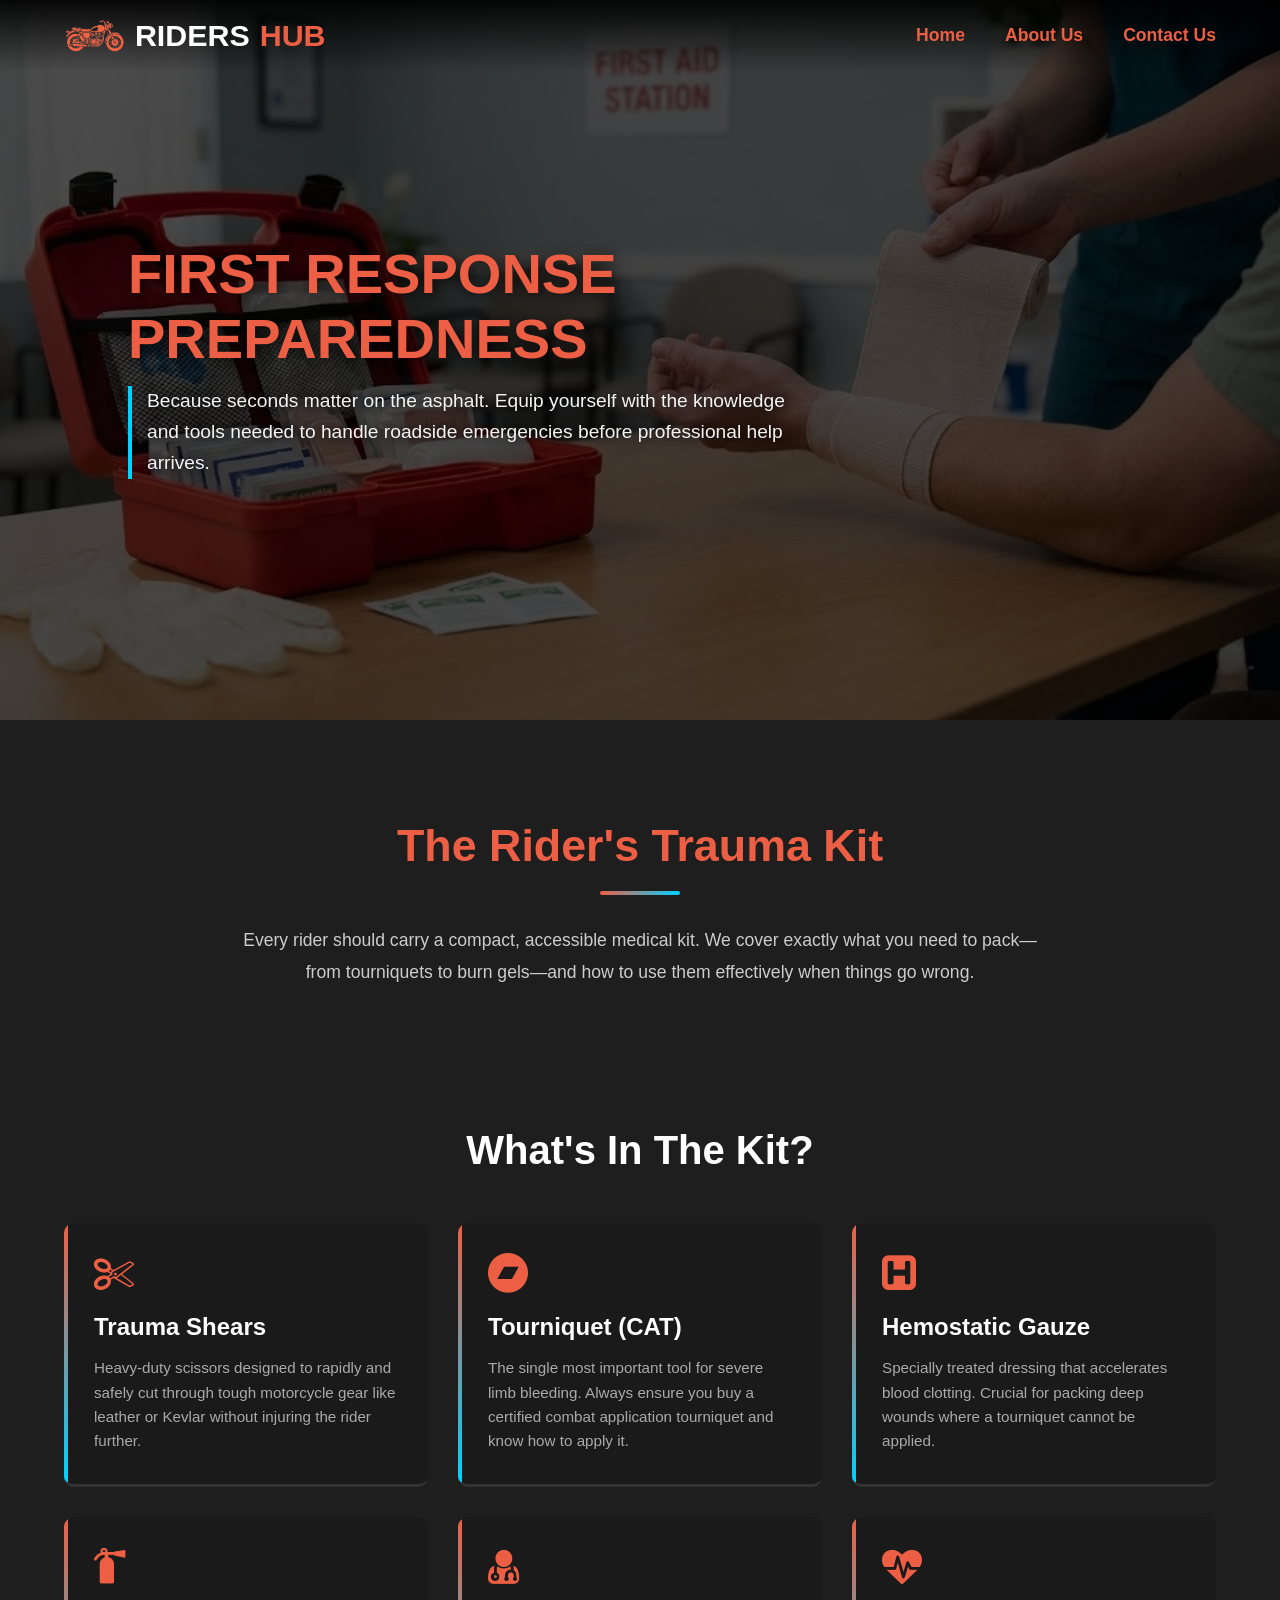
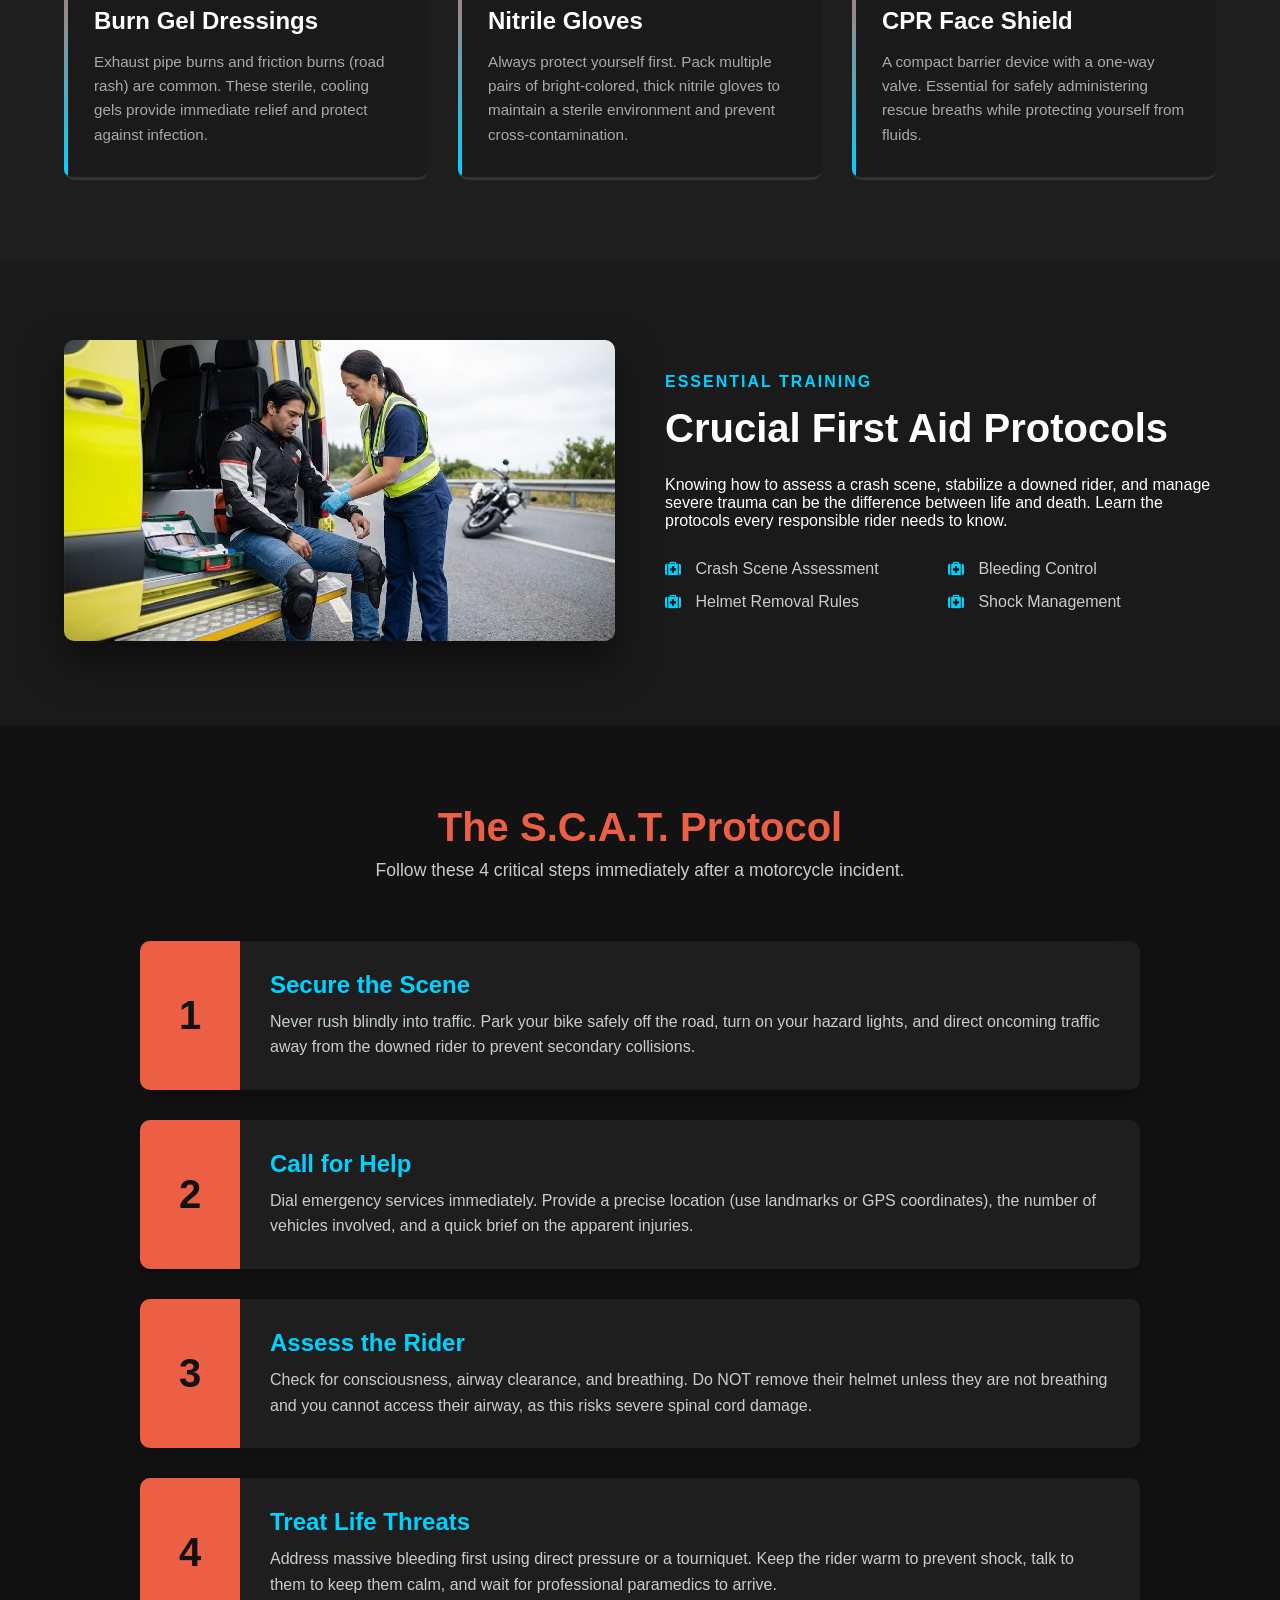
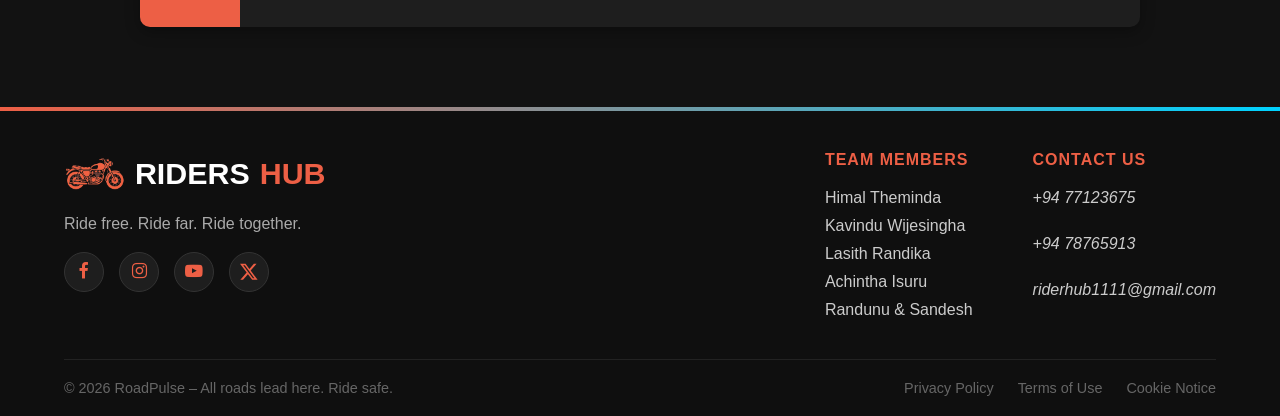
<file: medic.html>
<!DOCTYPE html>
<html lang="si">
<head>
    <meta charset="UTF-8">
    <meta name="viewport" content="width=device-width, initial-scale=1.0">
    <title>Riders HUB - Medic & First Aid</title>
    
    <link rel="stylesheet" href="css/font-awesome.min.css">
    <link rel="stylesheet" href="css/style.css">
    <link rel="icon" type="image/png" href="images/tablogo.png" sizes="512*512">
</head>
<body>

    <nav>
        <div class="logo">
            <img src="images/klogo.png" alt="Riders HUB Logo"> Riders<span>HUB</span>
        </div>
        <ul class="nav-links">
            <li><a href="index.html">Home</a></li> 
            <li><a href="aboutus.html">About Us</a></li>
            <li><a href="#contact-footer">Contact Us</a></li>
        </ul>
        <div class="menu-toggle">
            <i class="fa fa-bars"></i>
        </div>
    </nav>

    <div class="hero">
        <img src="images/medicle.jpg" alt="Rider Medical Aid">
        <div class="hero-content">
            <h1>First Response Preparedness</h1>
            <p>Because seconds matter on the asphalt. Equip yourself with the knowledge and tools needed to handle roadside emergencies before professional help arrives.</p>
        </div>
    </div>

    <section class="intro-section">
        <div class="container">
            <h2>The Rider's Trauma Kit</h2>
            <div class="divider"></div>
            <p>Every rider should carry a compact, accessible medical kit. We cover exactly what you need to pack—from tourniquets to burn gels—and how to use them effectively when things go wrong.</p>
        </div>
    </section>

    <section class="kit-section">
        <div class="kit-container">
            <h2>What's In The Kit?</h2>
            <div class="kit-grid">
                <div class="kit-card">
                    <i class="fa fa-scissors"></i>
                    <h3>Trauma Shears</h3>
                    <p>Heavy-duty scissors designed to rapidly and safely cut through tough motorcycle gear like leather or Kevlar without injuring the rider further.</p>
                </div>
                <div class="kit-card">
                    <i class="fa fa-bandcamp"></i>
                    <h3>Tourniquet (CAT)</h3>
                    <p>The single most important tool for severe limb bleeding. Always ensure you buy a certified combat application tourniquet and know how to apply it.</p>
                </div>
                <div class="kit-card">
                    <i class="fa fa-h-square"></i>
                    <h3>Hemostatic Gauze</h3>
                    <p>Specially treated dressing that accelerates blood clotting. Crucial for packing deep wounds where a tourniquet cannot be applied.</p>
                </div>
                <div class="kit-card">
                    <i class="fa fa-fire-extinguisher"></i>
                    <h3>Burn Gel Dressings</h3>
                    <p>Exhaust pipe burns and friction burns (road rash) are common. These sterile, cooling gels provide immediate relief and protect against infection.</p>
                </div>
                <div class="kit-card">
                    <i class="fa fa-user-md"></i>
                    <h3>Nitrile Gloves</h3>
                    <p>Always protect yourself first. Pack multiple pairs of bright-colored, thick nitrile gloves to maintain a sterile environment and prevent cross-contamination.</p>
                </div>
                <div class="kit-card">
                    <i class="fa fa-heartbeat"></i>
                    <h3>CPR Face Shield</h3>
                    <p>A compact barrier device with a one-way valve. Essential for safely administering rescue breaths while protecting yourself from fluids.</p>
                </div>
            </div>
        </div>
    </section>

    <section class="purpose-section">
        <div class="purpose-container">
            <div class="purpose-image">
                <img src="images/treate.jpg" alt="First Aid Skills">
            </div>
            <div class="purpose-text">
                <span class="subtitle">Essential Training</span>
                <h2>Crucial First Aid Protocols</h2>
                <p>
                    Knowing how to assess a crash scene, stabilize a downed rider, and manage severe trauma can be the difference between life and death. Learn the protocols every responsible rider needs to know.
                </p>
                <div class="purpose-tags">
                    <div class="tag"><i class="fa fa-medkit"></i> Crash Scene Assessment</div>
                    <div class="tag"><i class="fa fa-medkit"></i> Bleeding Control</div>
                    <div class="tag"><i class="fa fa-medkit"></i> Helmet Removal Rules</div>
                    <div class="tag"><i class="fa fa-medkit"></i> Shock Management</div>
                </div>
            </div>
        </div>
    </section>

    <section class="action-plan-section">
        <div class="action-plan-container">
            <div class="action-plan-header">
                <h2>The S.C.A.T. Protocol</h2>
                <p>Follow these 4 critical steps immediately after a motorcycle incident.</p>
            </div>
            
            <div class="step-list">
                <div class="step-item">
                    <div class="step-number">1</div>
                    <div class="step-content">
                        <h3>Secure the Scene</h3>
                        <p>Never rush blindly into traffic. Park your bike safely off the road, turn on your hazard lights, and direct oncoming traffic away from the downed rider to prevent secondary collisions.</p>
                    </div>
                </div>
                
                <div class="step-item">
                    <div class="step-number">2</div>
                    <div class="step-content">
                        <h3>Call for Help</h3>
                        <p>Dial emergency services immediately. Provide a precise location (use landmarks or GPS coordinates), the number of vehicles involved, and a quick brief on the apparent injuries.</p>
                    </div>
                </div>
                
                <div class="step-item">
                    <div class="step-number">3</div>
                    <div class="step-content">
                        <h3>Assess the Rider</h3>
                        <p>Check for consciousness, airway clearance, and breathing. Do NOT remove their helmet unless they are not breathing and you cannot access their airway, as this risks severe spinal cord damage.</p>
                    </div>
                </div>

                <div class="step-item">
                    <div class="step-number">4</div>
                    <div class="step-content">
                        <h3>Treat Life Threats</h3>
                        <p>Address massive bleeding first using direct pressure or a tourniquet. Keep the rider warm to prevent shock, talk to them to keep them calm, and wait for professional paramedics to arrive.</p>
                    </div>
                </div>
            </div>
        </div>
    </section>

    <footer class="rider-footer" id="contact-footer">
        <div class="footer-container">
            <div class="footer-brand">
                <div class="logo">
                    <img src="images/klogo.png" alt="Riders HUB Logo"> Riders<span>HUB</span>
                </div>
                <p>Ride free. Ride far. Ride together.</p>
                
                <div class="social-icons">
                    <a href="javascript:void(0);"><i class="fa fa-facebook"></i></a>
                    <a href="javascript:void(0);"><i class="fa fa-instagram"></i></a>
                    <a href="javascript:void(0);"><i class="fa fa-youtube-play"></i></a>
                    <a href="javascript:void(0);">
                        <svg xmlns="http://www.w3.org/2000/svg" width="1em" height="1em" fill="currentColor" viewBox="0 0 16 16">
                            <path d="M12.6.75h2.454l-5.36 6.142L16 15.25h-4.937l-3.867-5.07-4.425 5.07H.316l5.733-6.57L0 .75h5.063l3.495 4.633L12.601.75Zm-.86 13.028h1.36L4.323 2.145H2.865l8.875 11.633Z"/>
                        </svg>
                    </a>
                </div>
            </div>

            <div class="footer-links-group">
                <div class="link-column">
                    <h4>Team Members</h4>
                    <a href="javascript:void(0);">Himal Theminda</a>
                    <a href="javascript:void(0);">Kavindu Wijesingha</a>
                    <a href="javascript:void(0);">Lasith Randika</a>
                    <a href="javascript:void(0);">Achintha Isuru</a>
                    <a href="javascript:void(0);">Randunu & Sandesh</a>
                </div>
                
                <div class="link-column">
                    <h4>Contact Us</h4>
                    <address>
                    <a href="tel:+9477123675">+94 77123675</a><br>
                    <a href="tel:+9478765913">+94 78765913</a><br>
                    <a href="mailto:riderhub1111@gmail.com">riderhub1111@gmail.com</a>
                    </address>
                </div>
            </div>
        </div>

        <div class="footer-bottom">
            <div class="copyright">
                © 2026 RoadPulse – All roads lead here. Ride safe.
            </div>
            <div class="legal">
                <a href="javascript:void(0);">Privacy Policy</a>
                <a href="javascript:void(0);">Terms of Use</a>
                <a href="javascript:void(0);">Cookie Notice</a>
            </div>
        </div>
    </footer>

    <script>
        // Fade Out Nav Logo on Scroll & Change Link Colors
        const navBar = document.querySelector('nav');
        const navLogo = document.querySelector('nav .logo');
        
        window.addEventListener('scroll', () => {
            if (window.scrollY > 50) {
                navLogo.style.opacity = '0';
                navLogo.style.visibility = 'hidden';
                navBar.classList.add('scrolled');
            } else {
                navLogo.style.opacity = '1';
                navLogo.style.visibility = 'visible';
                navBar.classList.remove('scrolled');
            }
        });

        // --- Mobile Menu Toggle ---
        const menuToggle = document.querySelector('.menu-toggle');
        const navLinksList = document.querySelector('.nav-links');
        const menuIcon = document.querySelector('.menu-toggle i');

        menuToggle.addEventListener('click', () => {
            navLinksList.classList.toggle('active');
            if (navLinksList.classList.contains('active')) {
                menuIcon.classList.remove('fa-bars');
                menuIcon.classList.add('fa-times');
            } else {
                menuIcon.classList.remove('fa-times');
                menuIcon.classList.add('fa-bars');
            }
        });
    </script>
</body>
</html>
</file>
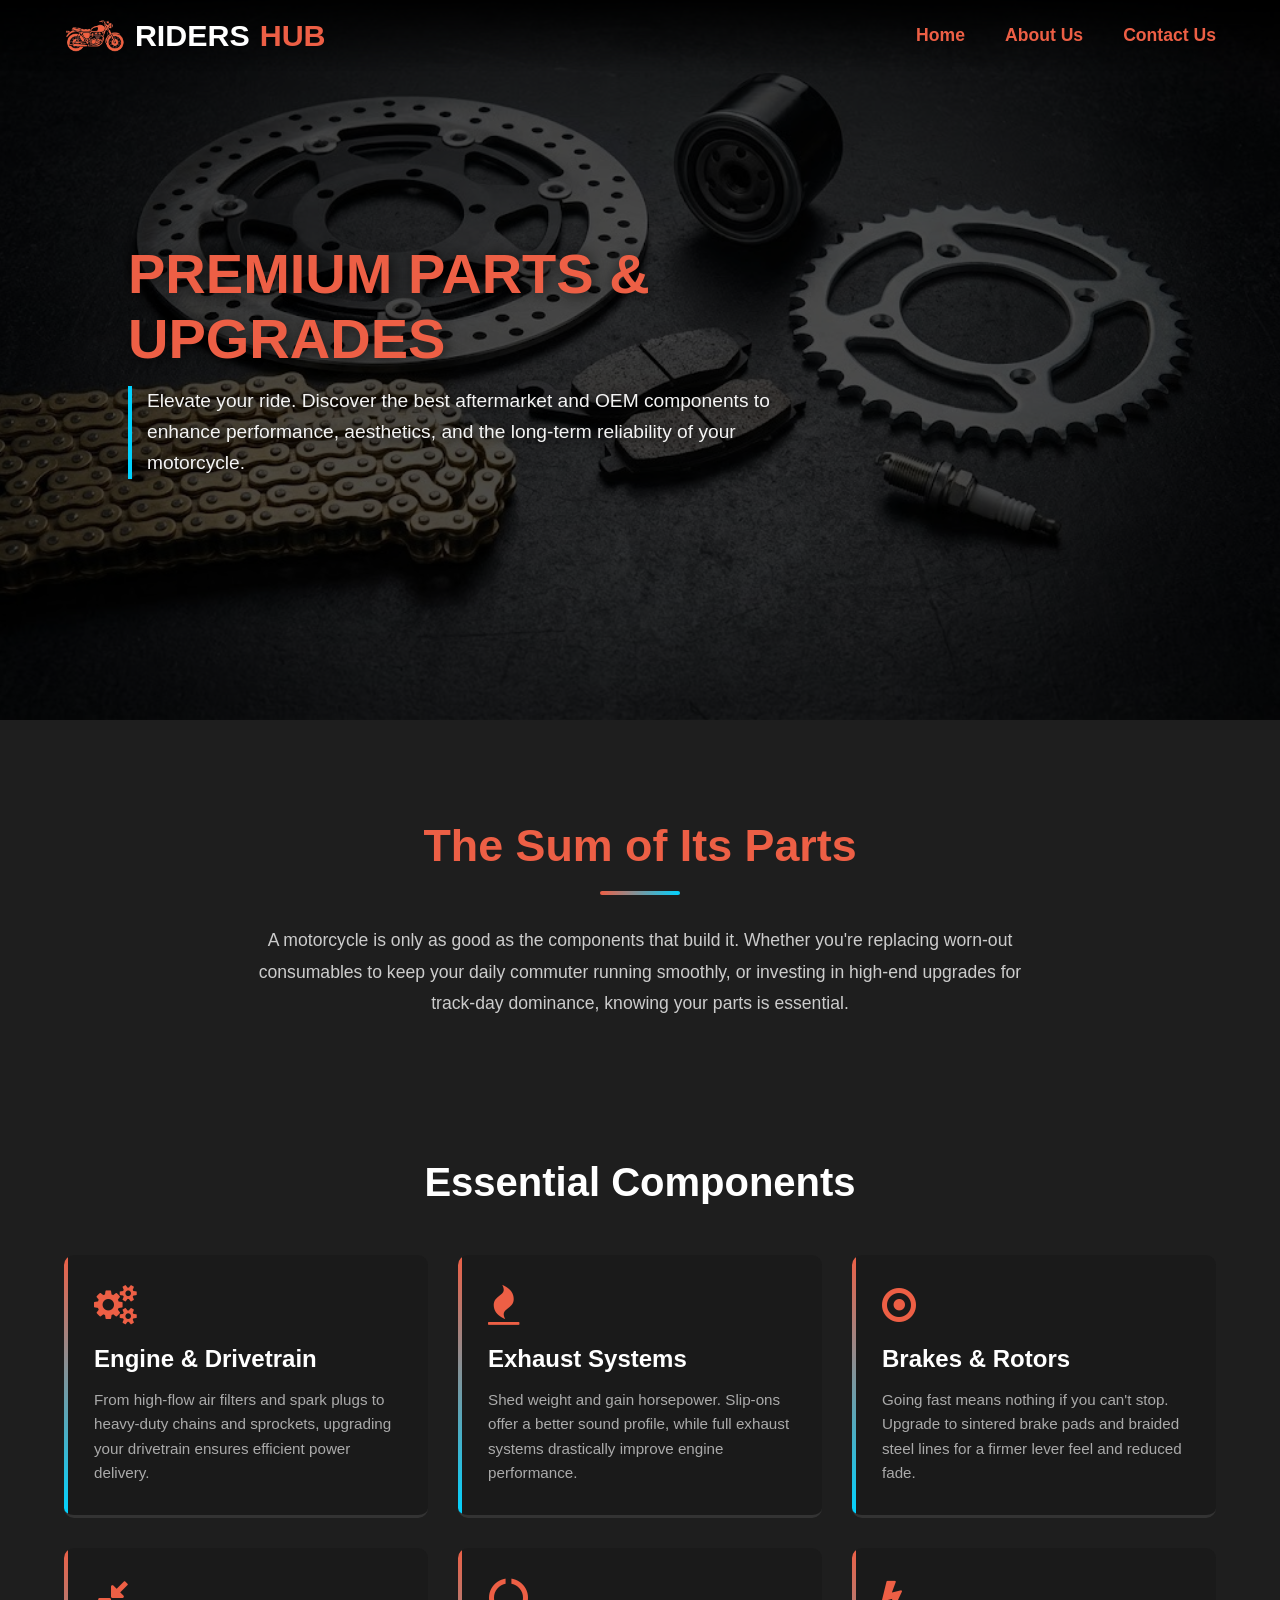
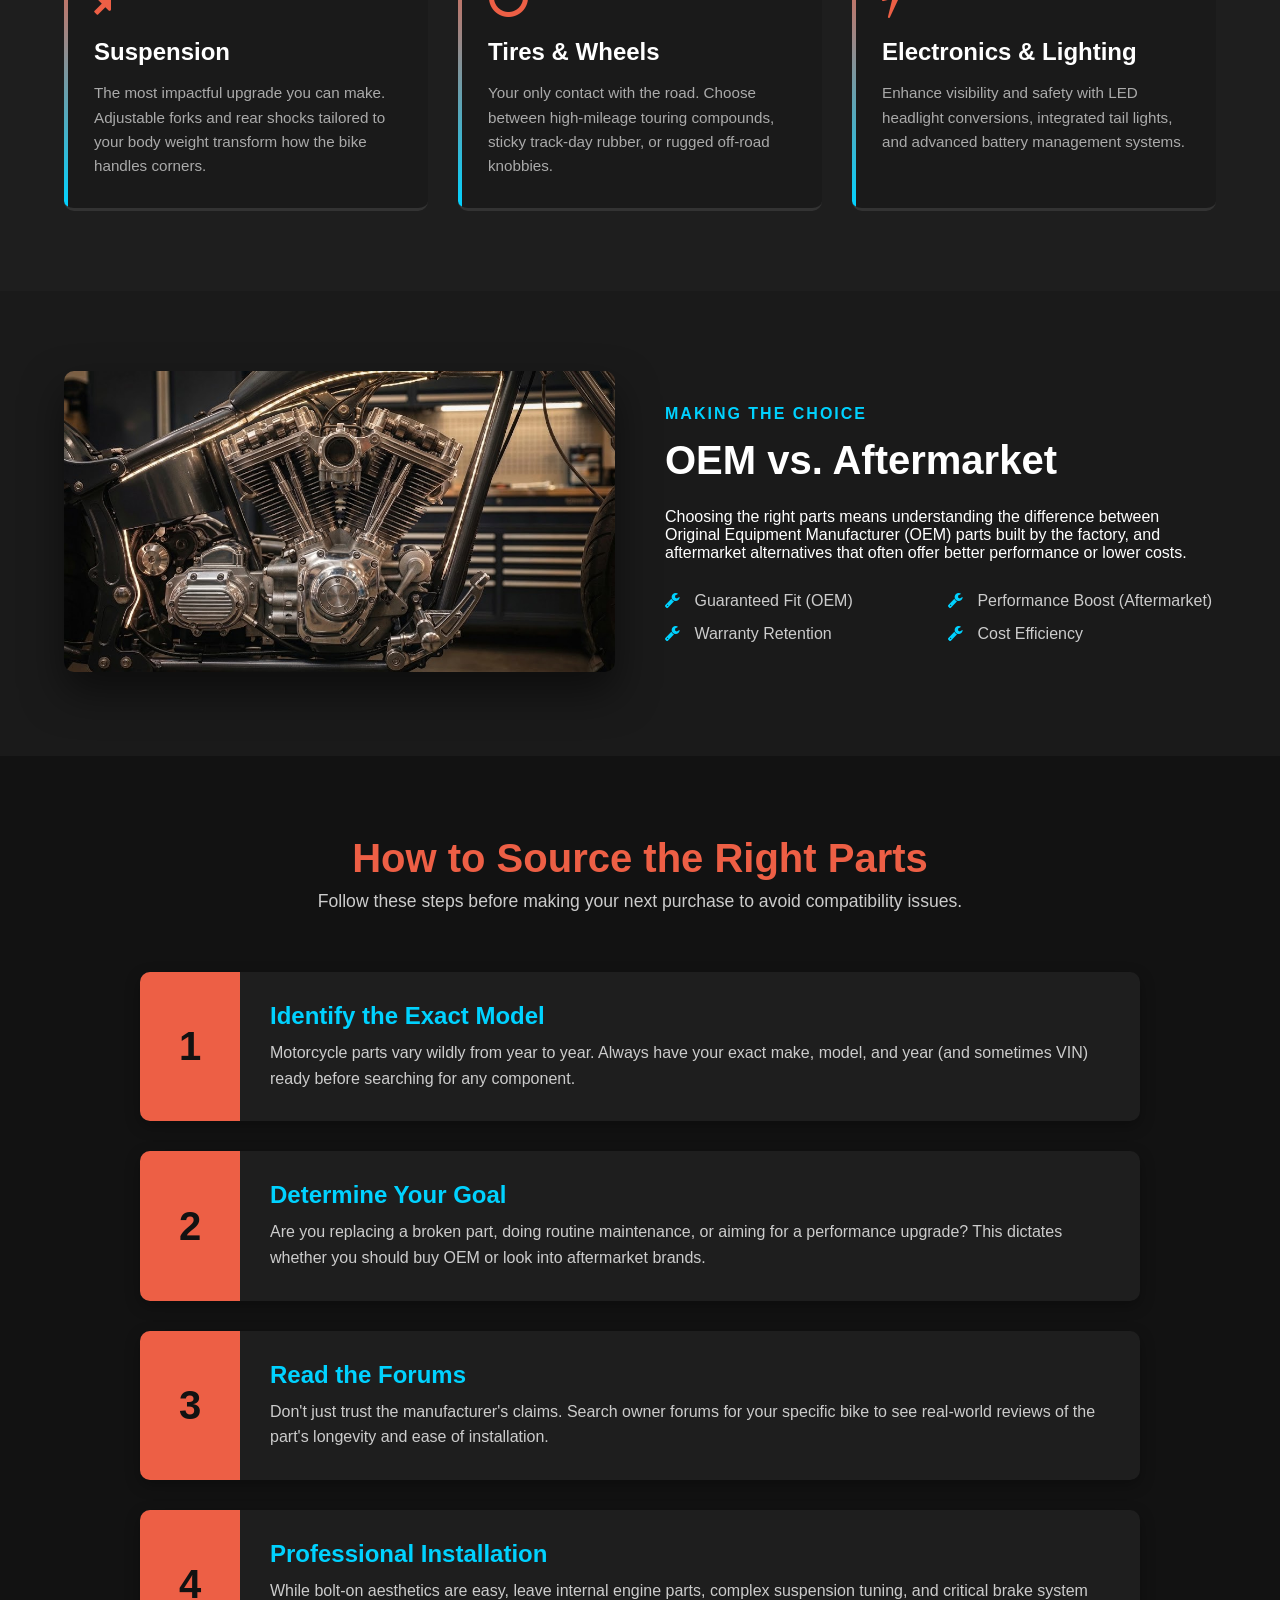
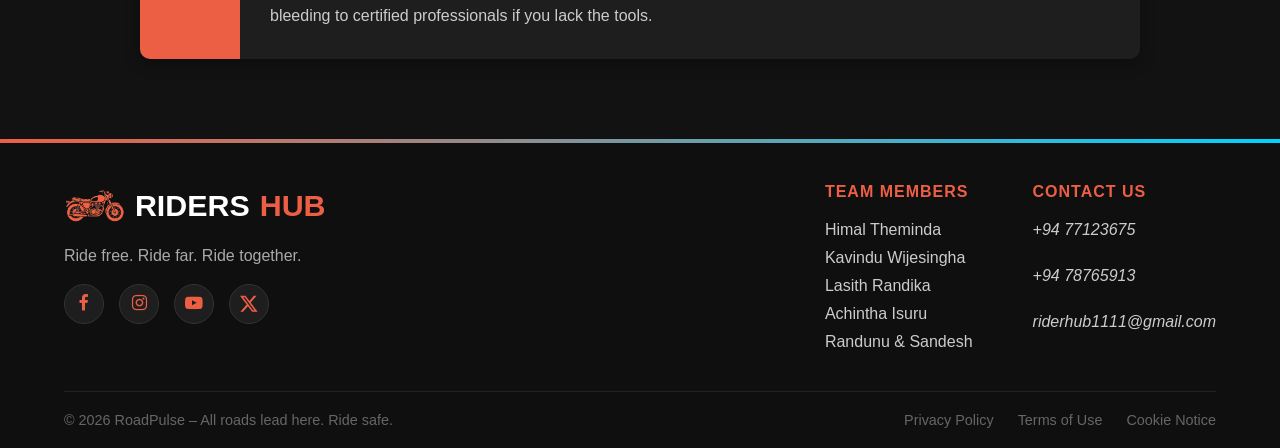
<file: parts.html>
<!DOCTYPE html>
<html lang="si">
<head>
    <meta charset="UTF-8">
    <meta name="viewport" content="width=device-width, initial-scale=1.0">
    <title>Riders HUB - Parts & Upgrades</title>
    
    <link rel="stylesheet" href="css/font-awesome.min.css">
    <link rel="stylesheet" href="css/style.css">
    <link rel="icon" type="image/png" href="images/tablogo.png" sizes="512*512">
</head>
<body>

    <nav>
        <div class="logo">
            <img src="images/klogo.png" alt="Riders HUB Logo"> Riders<span>HUB</span>
        </div>
        <ul class="nav-links">
            <li><a href="index.html">Home</a></li> 
            <li><a href="aboutus.html">About Us</a></li>
            <li><a href="#contact-footer">Contact Us</a></li>
        </ul>
        <div class="menu-toggle">
            <i class="fa fa-bars"></i>
        </div>
    </nav>

    <div class="hero">
        <img src="images/part.jpg" alt="Motorcycle Parts and Upgrades">
        <div class="hero-content">
            <h1>Premium Parts & Upgrades</h1>
            <p>Elevate your ride. Discover the best aftermarket and OEM components to enhance performance, aesthetics, and the long-term reliability of your motorcycle.</p>
        </div>
    </div>

    <section class="intro-section">
        <div class="container">
            <h2>The Sum of Its Parts</h2>
            <div class="divider"></div>
            <p>A motorcycle is only as good as the components that build it. Whether you're replacing worn-out consumables to keep your daily commuter running smoothly, or investing in high-end upgrades for track-day dominance, knowing your parts is essential.</p>
        </div>
    </section>

    <section class="kit-section">
        <div class="kit-container">
            <h2>Essential Components</h2>
            <div class="kit-grid">
                <div class="kit-card">
                    <i class="fa fa-cogs"></i>
                    <h3>Engine & Drivetrain</h3>
                    <p>From high-flow air filters and spark plugs to heavy-duty chains and sprockets, upgrading your drivetrain ensures efficient power delivery.</p>
                </div>
                <div class="kit-card">
                    <i class="fa fa-fire"></i>
                    <h3>Exhaust Systems</h3>
                    <p>Shed weight and gain horsepower. Slip-ons offer a better sound profile, while full exhaust systems drastically improve engine performance.</p>
                </div>
                <div class="kit-card">
                    <i class="fa fa-dot-circle-o"></i>
                    <h3>Brakes & Rotors</h3>
                    <p>Going fast means nothing if you can't stop. Upgrade to sintered brake pads and braided steel lines for a firmer lever feel and reduced fade.</p>
                </div>
                <div class="kit-card">
                    <i class="fa fa-compress"></i>
                    <h3>Suspension</h3>
                    <p>The most impactful upgrade you can make. Adjustable forks and rear shocks tailored to your body weight transform how the bike handles corners.</p>
                </div>
                <div class="kit-card">
                    <i class="fa fa-circle-o-notch"></i>
                    <h3>Tires & Wheels</h3>
                    <p>Your only contact with the road. Choose between high-mileage touring compounds, sticky track-day rubber, or rugged off-road knobbies.</p>
                </div>
                <div class="kit-card">
                    <i class="fa fa-bolt"></i>
                    <h3>Electronics & Lighting</h3>
                    <p>Enhance visibility and safety with LED headlight conversions, integrated tail lights, and advanced battery management systems.</p>
                </div>
            </div>
        </div>
    </section>

    <section class="purpose-section">
        <div class="purpose-container">
            <div class="purpose-image">
                <img src="images/engine.jpg" alt="OEM vs Aftermarket Parts">
            </div>
            <div class="purpose-text">
                <span class="subtitle">Making the Choice</span>
                <h2>OEM vs. Aftermarket</h2>
                <p>
                    Choosing the right parts means understanding the difference between Original Equipment Manufacturer (OEM) parts built by the factory, and aftermarket alternatives that often offer better performance or lower costs.
                </p>
                <div class="purpose-tags">
                    <div class="tag"><i class="fa fa-wrench"></i> Guaranteed Fit (OEM)</div>
                    <div class="tag"><i class="fa fa-wrench"></i> Performance Boost (Aftermarket)</div>
                    <div class="tag"><i class="fa fa-wrench"></i> Warranty Retention</div>
                    <div class="tag"><i class="fa fa-wrench"></i> Cost Efficiency</div>
                </div>
            </div>
        </div>
    </section>

    <section class="action-plan-section">
        <div class="action-plan-container">
            <div class="action-plan-header">
                <h2>How to Source the Right Parts</h2>
                <p>Follow these steps before making your next purchase to avoid compatibility issues.</p>
            </div>
            
            <div class="step-list">
                <div class="step-item">
                    <div class="step-number">1</div>
                    <div class="step-content">
                        <h3>Identify the Exact Model</h3>
                        <p>Motorcycle parts vary wildly from year to year. Always have your exact make, model, and year (and sometimes VIN) ready before searching for any component.</p>
                    </div>
                </div>
                
                <div class="step-item">
                    <div class="step-number">2</div>
                    <div class="step-content">
                        <h3>Determine Your Goal</h3>
                        <p>Are you replacing a broken part, doing routine maintenance, or aiming for a performance upgrade? This dictates whether you should buy OEM or look into aftermarket brands.</p>
                    </div>
                </div>
                
                <div class="step-item">
                    <div class="step-number">3</div>
                    <div class="step-content">
                        <h3>Read the Forums</h3>
                        <p>Don't just trust the manufacturer's claims. Search owner forums for your specific bike to see real-world reviews of the part's longevity and ease of installation.</p>
                    </div>
                </div>

                <div class="step-item">
                    <div class="step-number">4</div>
                    <div class="step-content">
                        <h3>Professional Installation</h3>
                        <p>While bolt-on aesthetics are easy, leave internal engine parts, complex suspension tuning, and critical brake system bleeding to certified professionals if you lack the tools.</p>
                    </div>
                </div>
            </div>
        </div>
    </section>

    <footer class="rider-footer" id="contact-footer">
        <div class="footer-container">
            <div class="footer-brand">
                <div class="logo">
                    <img src="images/klogo.png" alt="Riders HUB Logo"> Riders<span>HUB</span>
                </div>
                <p>Ride free. Ride far. Ride together.</p>
                
                <div class="social-icons">
                    <a href="javascript:void(0);"><i class="fa fa-facebook"></i></a>
                    <a href="javascript:void(0);"><i class="fa fa-instagram"></i></a>
                    <a href="javascript:void(0);"><i class="fa fa-youtube-play"></i></a>
                    <a href="javascript:void(0);">
                        <svg xmlns="http://www.w3.org/2000/svg" width="1em" height="1em" fill="currentColor" viewBox="0 0 16 16">
                            <path d="M12.6.75h2.454l-5.36 6.142L16 15.25h-4.937l-3.867-5.07-4.425 5.07H.316l5.733-6.57L0 .75h5.063l3.495 4.633L12.601.75Zm-.86 13.028h1.36L4.323 2.145H2.865l8.875 11.633Z"/>
                        </svg>
                    </a>
                </div>
            </div>

            <div class="footer-links-group">
                <div class="link-column">
                    <h4>Team Members</h4>
                    <a href="javascript:void(0);">Himal Theminda</a>
                    <a href="javascript:void(0);">Kavindu Wijesingha</a>
                    <a href="javascript:void(0);">Lasith Randika</a>
                    <a href="javascript:void(0);">Achintha Isuru</a>
                    <a href="javascript:void(0);">Randunu & Sandesh</a>
                </div>
                
                <div class="link-column">
                    <h4>Contact Us</h4>
                    <address>
                    <a href="tel:+9477123675">+94 77123675</a><br>
                    <a href="tel:+9478765913">+94 78765913</a><br>
                    <a href="mailto:riderhub1111@gmail.com">riderhub1111@gmail.com</a>
                    </address>
                </div>
            </div>
        </div>

        <div class="footer-bottom">
            <div class="copyright">
                © 2026 RoadPulse – All roads lead here. Ride safe.
            </div>
            <div class="legal">
                <a href="javascript:void(0);">Privacy Policy</a>
                <a href="javascript:void(0);">Terms of Use</a>
                <a href="javascript:void(0);">Cookie Notice</a>
            </div>
        </div>
    </footer>

    <script>
        // Fade Out Nav Logo on Scroll & Change Link Colors
        const navBar = document.querySelector('nav');
        const navLogo = document.querySelector('nav .logo');
        
        window.addEventListener('scroll', () => {
            if (window.scrollY > 50) {
                navLogo.style.opacity = '0';
                navLogo.style.visibility = 'hidden';
                navBar.classList.add('scrolled');
            } else {
                navLogo.style.opacity = '1';
                navLogo.style.visibility = 'visible';
                navBar.classList.remove('scrolled');
            }
        });

        // --- Mobile Menu Toggle ---
        const menuToggle = document.querySelector('.menu-toggle');
        const navLinksList = document.querySelector('.nav-links');
        const menuIcon = document.querySelector('.menu-toggle i');

        menuToggle.addEventListener('click', () => {
            navLinksList.classList.toggle('active');
            if (navLinksList.classList.contains('active')) {
                menuIcon.classList.remove('fa-bars');
                menuIcon.classList.add('fa-times');
            } else {
                menuIcon.classList.remove('fa-times');
                menuIcon.classList.add('fa-bars');
            }
        });
    </script>
</body>
</html>
</file>
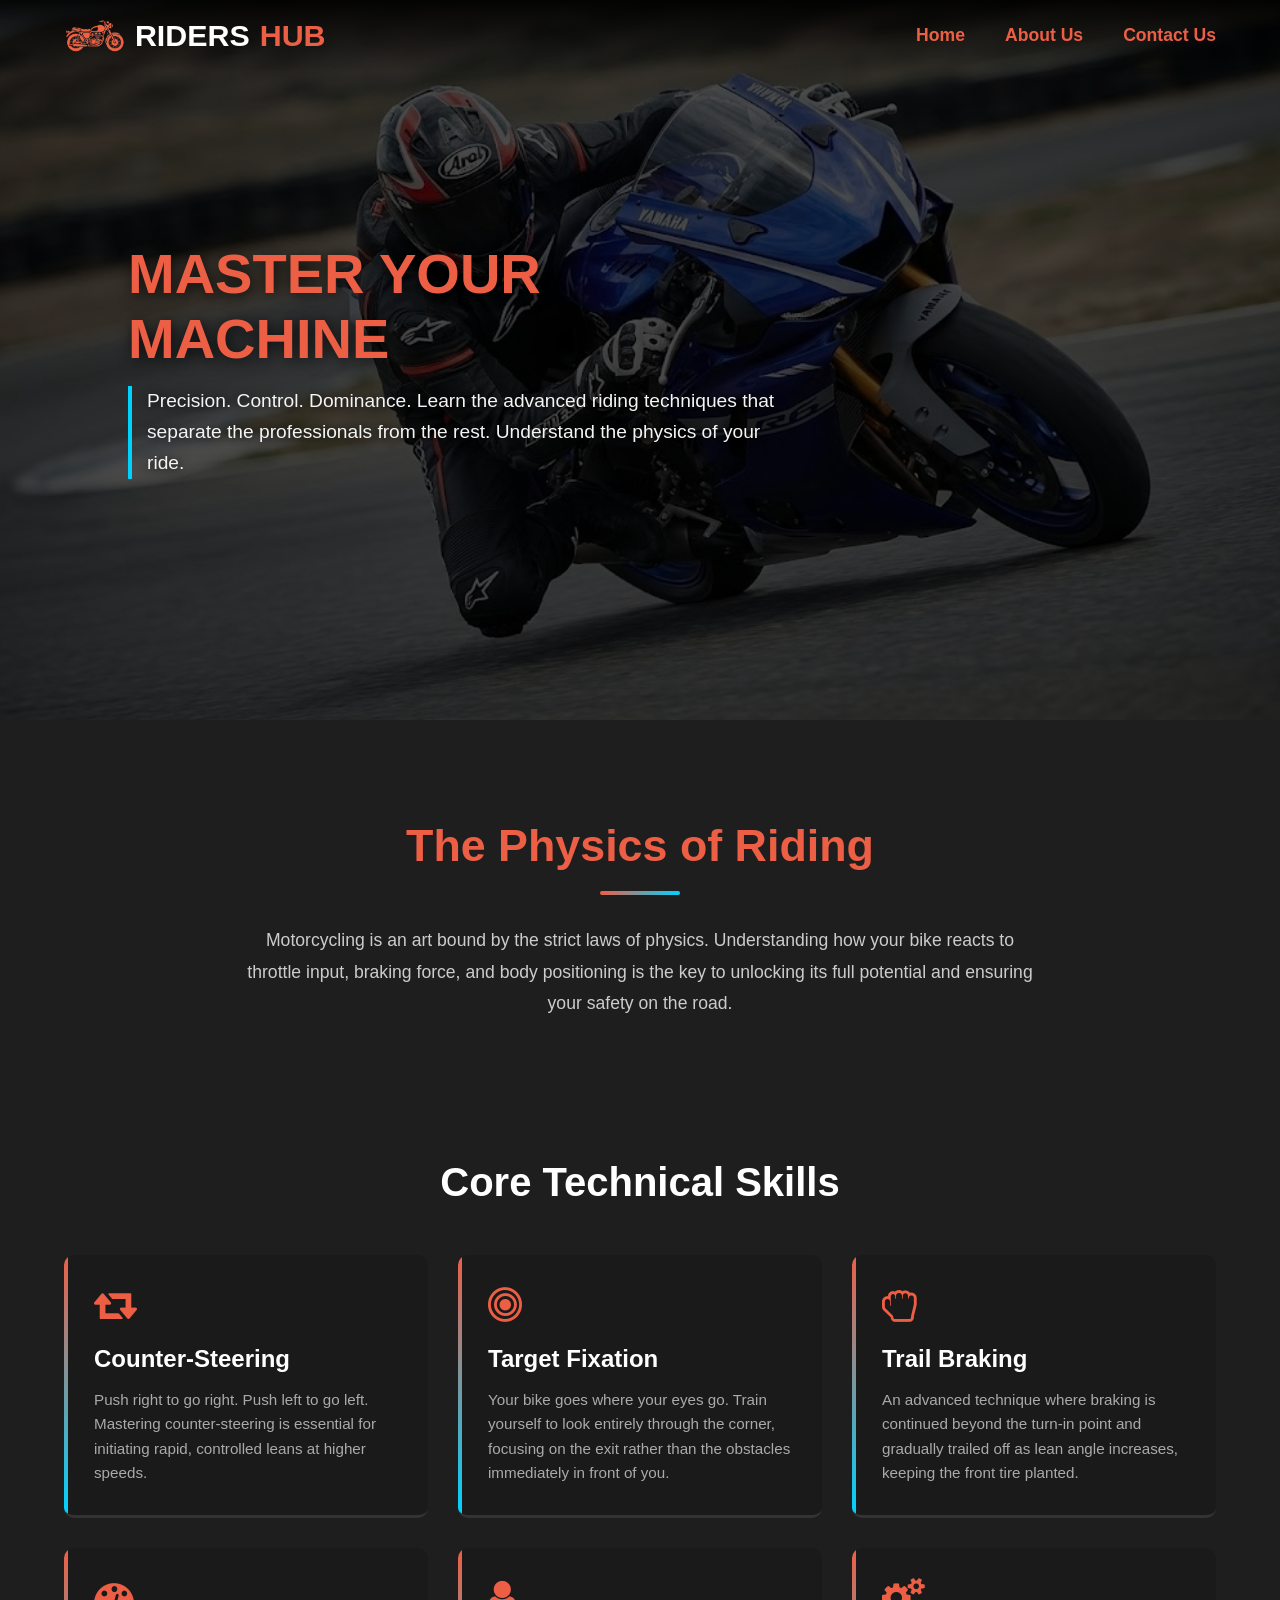
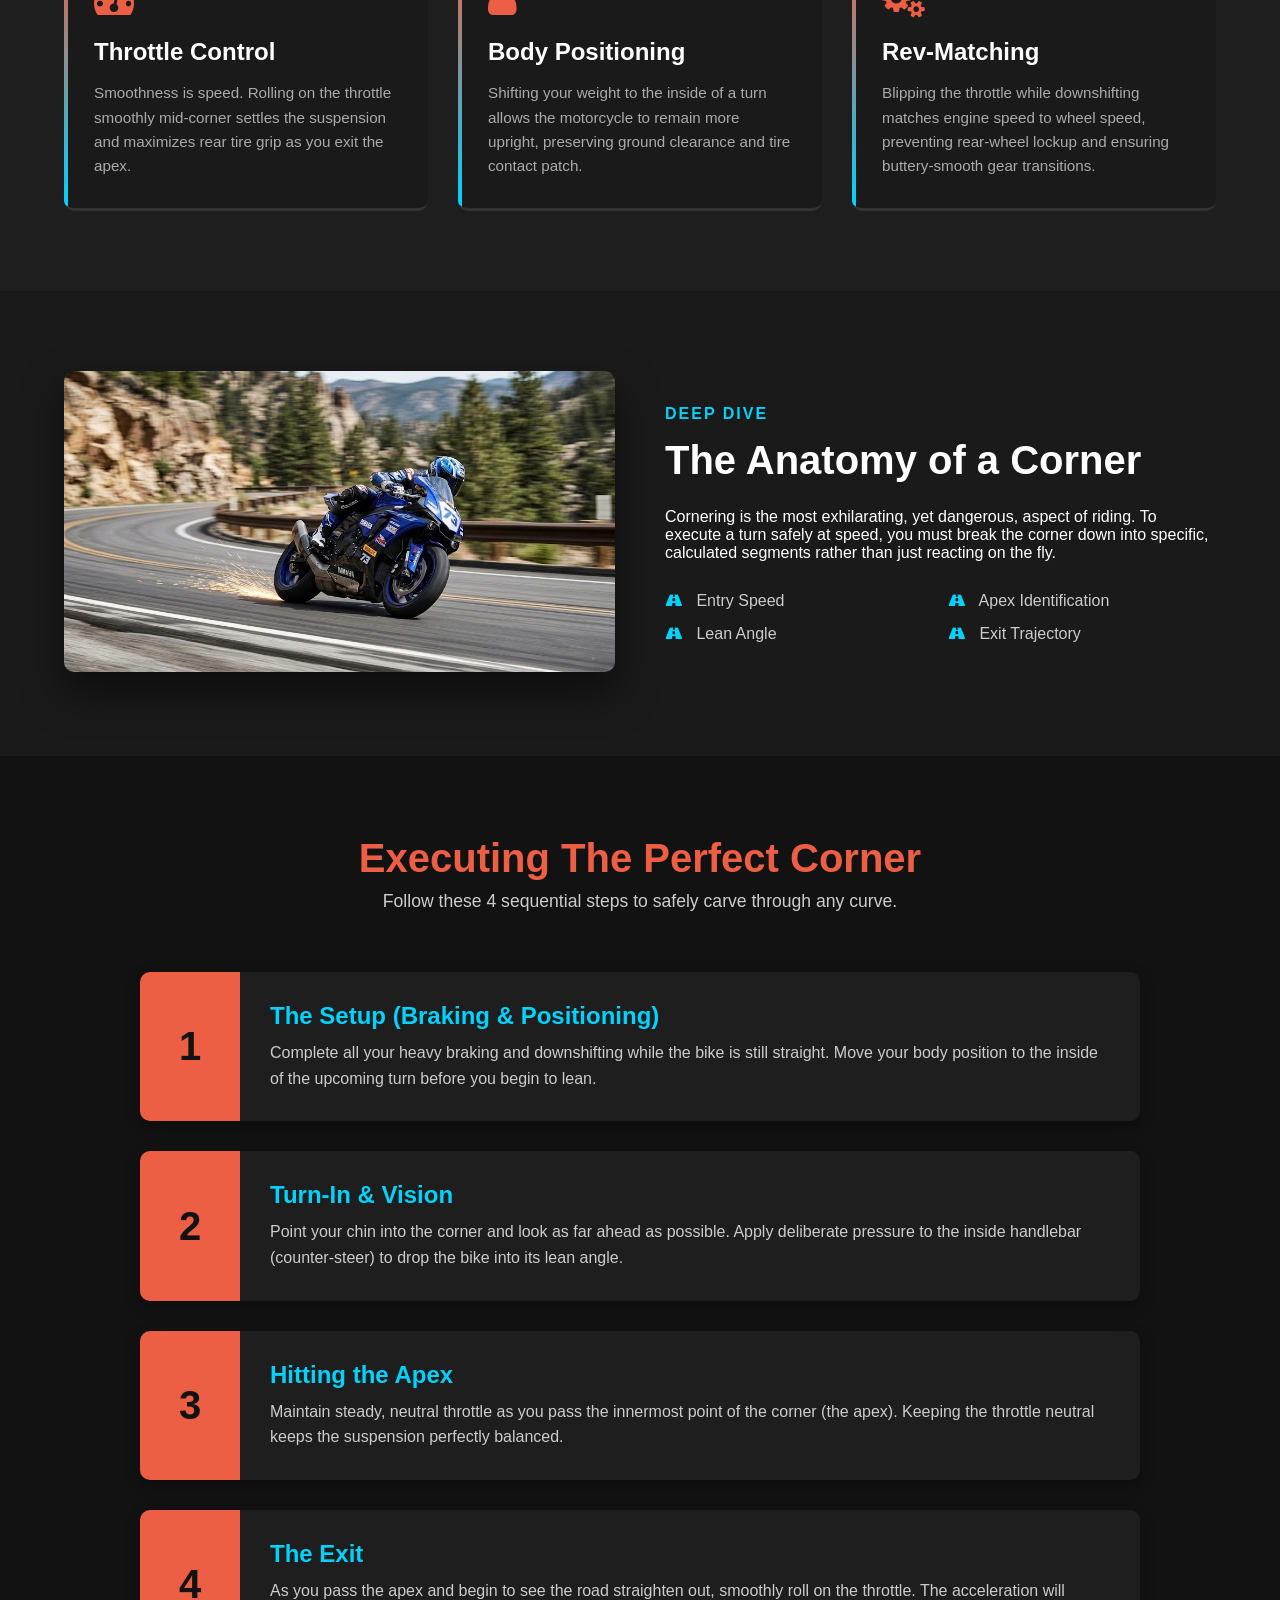
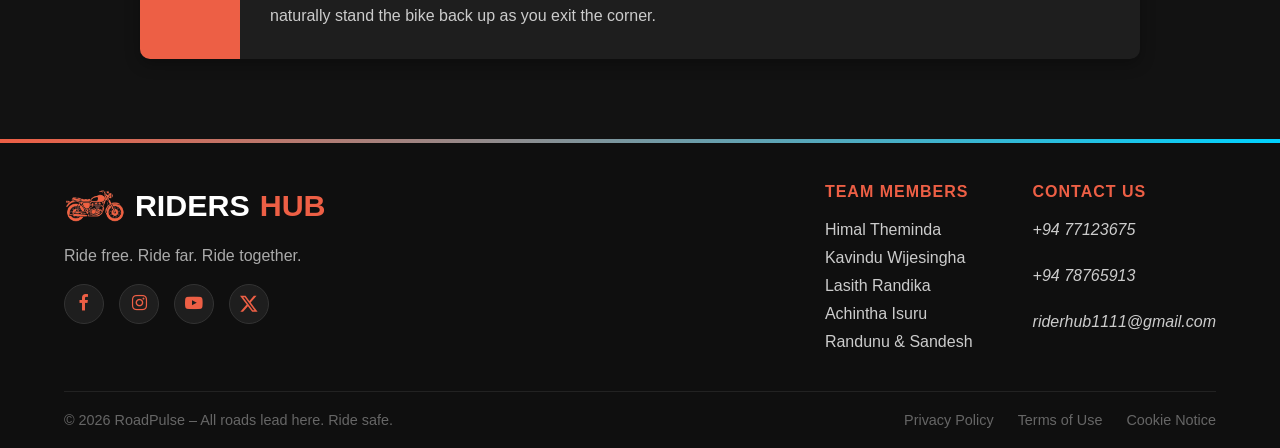
<file: technique.html>
<!DOCTYPE html>
<html lang="si">
<head>
    <meta charset="UTF-8">
    <meta name="viewport" content="width=device-width, initial-scale=1.0">
    <title>Riders HUB - Riding Techniques</title>
    
    <link rel="stylesheet" href="css/font-awesome.min.css">
    <link rel="stylesheet" href="css/style.css">
    <link rel="icon" type="image/png" href="images/tablogo.png" sizes="512*512">
</head>
<body>

    <nav>
        <div class="logo">
            <img src="images/klogo.png" alt="Riders HUB Logo"> Riders<span>HUB</span>
        </div>
        <ul class="nav-links">
            <li><a href="index.html">Home</a></li>
            <li><a href="aboutus.html">About Us</a></li>
            <li><a href="#contact-footer">Contact Us</a></li>
        </ul>
        <div class="menu-toggle">
            <i class="fa fa-bars"></i>
        </div>
    </nav>

    <div class="hero">
        <img src="images/ride.jpg" alt="Advanced Riding Techniques">
        <div class="hero-content">
            <h1>Master Your Machine</h1>
            <p>Precision. Control. Dominance. Learn the advanced riding techniques that separate the professionals from the rest. Understand the physics of your ride.</p>
        </div>
    </div>

    <section class="intro-section">
        <div class="container">
            <h2>The Physics of Riding</h2>
            <div class="divider"></div>
            <p>Motorcycling is an art bound by the strict laws of physics. Understanding how your bike reacts to throttle input, braking force, and body positioning is the key to unlocking its full potential and ensuring your safety on the road.</p>
        </div>
    </section>

    <section class="kit-section">
        <div class="kit-container">
            <h2>Core Technical Skills</h2>
            <div class="kit-grid">
                <div class="kit-card">
                    <i class="fa fa-retweet"></i>
                    <h3>Counter-Steering</h3>
                    <p>Push right to go right. Push left to go left. Mastering counter-steering is essential for initiating rapid, controlled leans at higher speeds.</p>
                </div>
                <div class="kit-card">
                    <i class="fa fa-bullseye"></i>
                    <h3>Target Fixation</h3>
                    <p>Your bike goes where your eyes go. Train yourself to look entirely through the corner, focusing on the exit rather than the obstacles immediately in front of you.</p>
                </div>
                <div class="kit-card">
                    <i class="fa fa-hand-rock-o"></i>
                    <h3>Trail Braking</h3>
                    <p>An advanced technique where braking is continued beyond the turn-in point and gradually trailed off as lean angle increases, keeping the front tire planted.</p>
                </div>
                <div class="kit-card">
                    <i class="fa fa-tachometer"></i>
                    <h3>Throttle Control</h3>
                    <p>Smoothness is speed. Rolling on the throttle smoothly mid-corner settles the suspension and maximizes rear tire grip as you exit the apex.</p>
                </div>
                <div class="kit-card">
                    <i class="fa fa-user"></i>
                    <h3>Body Positioning</h3>
                    <p>Shifting your weight to the inside of a turn allows the motorcycle to remain more upright, preserving ground clearance and tire contact patch.</p>
                </div>
                <div class="kit-card">
                    <i class="fa fa-cogs"></i>
                    <h3>Rev-Matching</h3>
                    <p>Blipping the throttle while downshifting matches engine speed to wheel speed, preventing rear-wheel lockup and ensuring buttery-smooth gear transitions.</p>
                </div>
            </div>
        </div>
    </section>

    <section class="purpose-section">
        <div class="purpose-container">
            <div class="purpose-image">
                <img src="images/unnamed.jpg" alt="Motorcycle Cornering">
            </div>
            <div class="purpose-text">
                <span class="subtitle">Deep Dive</span>
                <h2>The Anatomy of a Corner</h2>
                <p>
                    Cornering is the most exhilarating, yet dangerous, aspect of riding. To execute a turn safely at speed, you must break the corner down into specific, calculated segments rather than just reacting on the fly.
                </p>
                <div class="purpose-tags">
                    <div class="tag"><i class="fa fa-road"></i> Entry Speed</div>
                    <div class="tag"><i class="fa fa-road"></i> Apex Identification</div>
                    <div class="tag"><i class="fa fa-road"></i> Lean Angle</div>
                    <div class="tag"><i class="fa fa-road"></i> Exit Trajectory</div>
                </div>
            </div>
        </div>
    </section>

    <section class="action-plan-section">
        <div class="action-plan-container">
            <div class="action-plan-header">
                <h2>Executing The Perfect Corner</h2>
                <p>Follow these 4 sequential steps to safely carve through any curve.</p>
            </div>
            
            <div class="step-list">
                <div class="step-item">
                    <div class="step-number">1</div>
                    <div class="step-content">
                        <h3>The Setup (Braking & Positioning)</h3>
                        <p>Complete all your heavy braking and downshifting while the bike is still straight. Move your body position to the inside of the upcoming turn before you begin to lean.</p>
                    </div>
                </div>
                
                <div class="step-item">
                    <div class="step-number">2</div>
                    <div class="step-content">
                        <h3>Turn-In & Vision</h3>
                        <p>Point your chin into the corner and look as far ahead as possible. Apply deliberate pressure to the inside handlebar (counter-steer) to drop the bike into its lean angle.</p>
                    </div>
                </div>
                
                <div class="step-item">
                    <div class="step-number">3</div>
                    <div class="step-content">
                        <h3>Hitting the Apex</h3>
                        <p>Maintain steady, neutral throttle as you pass the innermost point of the corner (the apex). Keeping the throttle neutral keeps the suspension perfectly balanced.</p>
                    </div>
                </div>

                <div class="step-item">
                    <div class="step-number">4</div>
                    <div class="step-content">
                        <h3>The Exit</h3>
                        <p>As you pass the apex and begin to see the road straighten out, smoothly roll on the throttle. The acceleration will naturally stand the bike back up as you exit the corner.</p>
                    </div>
                </div>
            </div>
        </div>
    </section>

    <footer class="rider-footer" id="contact-footer">
        <div class="footer-container">
            <div class="footer-brand">
                <div class="logo">
                    <img src="images/klogo.png" alt="Riders HUB Logo"> Riders<span>HUB</span>
                </div>
                <p>Ride free. Ride far. Ride together.</p>
                
                <div class="social-icons">
                    <a href="javascript:void(0);"><i class="fa fa-facebook"></i></a>
                    <a href="javascript:void(0);"><i class="fa fa-instagram"></i></a>
                    <a href="javascript:void(0);"><i class="fa fa-youtube-play"></i></a>
                    <a href="javascript:void(0);">
                        <svg xmlns="http://www.w3.org/2000/svg" width="1em" height="1em" fill="currentColor" viewBox="0 0 16 16">
                            <path d="M12.6.75h2.454l-5.36 6.142L16 15.25h-4.937l-3.867-5.07-4.425 5.07H.316l5.733-6.57L0 .75h5.063l3.495 4.633L12.601.75Zm-.86 13.028h1.36L4.323 2.145H2.865l8.875 11.633Z"/>
                        </svg>
                    </a>
                </div>
            </div>

            <div class="footer-links-group">
                <div class="link-column">
                    <h4>Team Members</h4>
                    <a href="javascript:void(0);">Himal Theminda</a>
                    <a href="javascript:void(0);">Kavindu Wijesingha</a>
                    <a href="javascript:void(0);">Lasith Randika</a>
                    <a href="javascript:void(0);">Achintha Isuru</a>
                    <a href="javascript:void(0);">Randunu & Sandesh</a>
                </div>
                
                <div class="link-column">
                    <h4>Contact Us</h4>
                    <address>
                    <a href="tel:+9477123675">+94 77123675</a><br>
                    <a href="tel:+9478765913">+94 78765913</a><br>
                    <a href="mailto:riderhub1111@gmail.com">riderhub1111@gmail.com</a>
                    </address>
                </div>
            </div>
        </div>

        <div class="footer-bottom">
            <div class="copyright">
                © 2026 RoadPulse – All roads lead here. Ride safe.
            </div>
            <div class="legal">
                <a href="javascript:void(0);">Privacy Policy</a>
                <a href="javascript:void(0);">Terms of Use</a>
                <a href="javascript:void(0);">Cookie Notice</a>
            </div>
        </div>
    </footer>

    <script>
        // Fade Out Nav Logo on Scroll & Change Link Colors
        const navBar = document.querySelector('nav');
        const navLogo = document.querySelector('nav .logo');
        
        window.addEventListener('scroll', () => {
            if (window.scrollY > 50) {
                navLogo.style.opacity = '0';
                navLogo.style.visibility = 'hidden';
                navBar.classList.add('scrolled');
            } else {
                navLogo.style.opacity = '1';
                navLogo.style.visibility = 'visible';
                navBar.classList.remove('scrolled');
            }
        });

        // --- Mobile Menu Toggle ---
        const menuToggle = document.querySelector('.menu-toggle');
        const navLinksList = document.querySelector('.nav-links');
        const menuIcon = document.querySelector('.menu-toggle i');

        menuToggle.addEventListener('click', () => {
            navLinksList.classList.toggle('active');
            if (navLinksList.classList.contains('active')) {
                menuIcon.classList.remove('fa-bars');
                menuIcon.classList.add('fa-times');
            } else {
                menuIcon.classList.remove('fa-times');
                menuIcon.classList.add('fa-bars');
            }
        });
    </script>
</body>
</html>
</file>
<file: css/style.css>
/* --- General & Reset Styles --- */
* {
    margin: 0;
    padding: 0;
    box-sizing: border-box;
    font-family: 'Poppins', sans-serif;
}
html { scroll-behavior: smooth; }
body {
    background: #1e1e1e;
    color: white;
    overflow-x: hidden;
}

/* --- Modern Navigation Header --- */
nav {
    position: fixed;
    top: 0;
    left: 0;
    z-index: 999;
    width: 100%;
    padding: 0.8rem 5%; /* DECREASED: Made padding smaller to thin the bar */
    display: flex;
    align-items: center;
    justify-content: space-between;
    background: linear-gradient(rgba(0,0,0,0.9), transparent);
    transition: background 0.4s ease;
}
nav.scrolled { 
    background: rgba(0, 0, 0, 0.98); /* INCREASED: Changed opacity to 0.98 for a solid black look */ 
    box-shadow: 0 4px 10px rgba(0,0,0,0.6); /* Added a slight shadow for depth */
}
.logo {
    font-size: 1.9rem;
    font-weight: 800;
    color: #fff;
    display: flex;
    align-items: center;
    gap: 10px;
    text-transform: uppercase;
    transition: opacity 0.4s ease, visibility 0.4s ease;
}
.logo img { 
    height: 45px; /* DECREASED: Made the logo slightly smaller so it fits the thinner nav bar */
    width: auto; 
}
.logo i, .logo span { color: #ED5F45; }
.nav-links {
    list-style: none;
    display: flex;
    gap: 2.5rem;
}
.nav-links li a {
    text-decoration: none;
    color: #ED5F45;
    font-weight: 600;
    font-size: 1.1rem;
    transition: 0.3s;
}
nav.scrolled .nav-links li a { color: #fff; }
.nav-links li a:hover {
    color: #00d2ff !important;
    text-shadow: 0 0 10px rgba(0, 210, 255, 0.5);
}

/* --- Mobile Menu Icon Styles --- */
.menu-toggle {
    display: none;
    color: #ED5F45;
    font-size: 1.8rem;
    cursor: pointer;
    transition: 0.3s;
    z-index: 1000;
}
.menu-toggle:hover {
    color: #00d2ff;
}

/* --- Hero Section (Shared) --- */
.hero {
    position: relative;
    height: 80vh;
    overflow: hidden;
    display: flex;
    align-items: center;
}
.hero img {
    position: absolute;
    top: 0;
    left: 0;
    width: 100%;
    height: 100%;
    object-fit: cover;
    filter: brightness(0.3);
    z-index: 1;
}
.hero-content {
    position: relative;
    z-index: 2;
    max-width: 800px;
    padding-left: 10%;
}
.hero-content h1 {
    font-size: 3.5rem;
    font-weight: 800;
    color: #ED5F45;
    margin-bottom: 15px;
    text-transform: uppercase;
    text-shadow: 2px 2px 15px rgba(0,0,0,0.8);
    animation: fadeInDown 1s ease;
}
.hero-content p {
    font-size: 1.2rem;
    line-height: 1.6;
    color: #f4f4f4;
    text-shadow: 1px 1px 10px rgba(0,0,0,0.9);
    border-left: 4px solid #00d2ff;
    padding-left: 15px;
    animation: fadeInUp 1s ease 0.3s;
    animation-fill-mode: both;
}

/* --- Index Slider Specific --- */
.slider {
    position: relative;
    width: 100%;
    height: 100vh;
    overflow: hidden;
}
.slide {
    position: absolute;
    width: 100%;
    height: 100%;
    opacity: 0;
    transition: opacity 2s ease-in-out; /* SLOWED DOWN: Changed from 1s to 2s */
    display: flex;
    align-items: center;
}
.slide.active { opacity: 1; }
.slide img {
    position: absolute;
    top: 0;
    left: 0;
    width: 100%;
    height: 100%;
    object-fit: cover;
    filter: brightness(0.4);
    z-index: 1;
}
.slide-content {
    position: relative;
    z-index: 2;
    max-width: 650px;
    padding-left: 10%;
}
.slide-content h1 {
    font-size: 3.5rem;
    font-weight: 800;
    color: #ED5F45;
    margin-bottom: 15px;
    text-transform: uppercase;
    text-shadow: 2px 2px 15px rgba(0,0,0,0.8);
    opacity: 0;
    transform: translateY(30px);
    transition: all 0.8s ease 0.3s;
}
.slide-content p {
    font-size: 1.2rem;
    line-height: 1.6;
    color: #f4f4f4;
    text-shadow: 1px 1px 10px rgba(0,0,0,0.9);
    border-left: 4px solid #00d2ff;
    padding-left: 15px;
    opacity: 0;
    transform: translateY(30px);
    transition: all 0.8s ease 0.5s;
}
.slide.active .slide-content h1,
.slide.active .slide-content p {
    opacity: 1;
    transform: translateY(0);
}
.progress-container {
    position: absolute;
    bottom: 30px;
    left: 50%;
    transform: translateX(-50%);
    display: flex;
    gap: 10px;
    z-index: 10;
}
.progress-bar {
    width: 50px;
    height: 4px;
    background: rgba(0, 210, 255, 0.2); 
    border-radius: 2px;
    transition: background 0.3s, box-shadow 0.3s;
}
.progress-bar.active {
    background: #ED5F45;
    box-shadow: 0 0 10px rgba(237, 95, 69, 0.6);
}

/* --- About Us Static Hero --- */
.static-hero {
    position: relative;
    height: 50vh;
    display: flex;
    align-items: center;
    justify-content: center;
    background: url('../images/66.jpg') center/cover no-repeat;
}
.static-hero::after {
    content: '';
    position: absolute;
    top: 0;
    left: 0;
    width: 100%;
    height: 100%;
    background: rgba(0, 0, 0, 0.7);
}
.hero-title {
    position: relative;
    z-index: 2;
    text-align: center;
}
.hero-title h1 {
    font-size: 3.5rem;
    font-weight: 800;
    color: #ED5F45;
    text-transform: uppercase;
    text-shadow: 2px 2px 15px rgba(0,0,0,0.8);
}
.hero-title p {
    font-size: 1.2rem;
    color: #00d2ff;
    margin-top: 10px;
}

/* --- Common Sections --- */
.intro-section {
    padding: 100px 10% 60px;
    text-align: center;
    background: #1e1e1e;
}
.intro-section h2, .intro-text h2 {
    font-size: 2.8rem;
    margin-bottom: 20px;
    color: #ED5F45;
}
.divider {
    width: 80px;
    height: 4px;
    background: linear-gradient(90deg, #ED5F45, #00d2ff); 
    margin: 0 auto 30px;
    border-radius: 2px;
}
.intro-section p {
    font-size: 1.1rem;
    line-height: 1.8;
    color: #ccc;
    max-width: 800px;
    margin: 0 auto;
}

.purpose-section {
    padding: 80px 5%;
    background: #1a1a1a;
    display: flex;
    justify-content: center;
}
.purpose-container {
    max-width: 1200px;
    margin: 0 auto;
    display: flex;
    align-items: center;
    gap: 50px;
    flex-wrap: wrap;
}
.purpose-image {
    flex: 1; 
    min-width: 300px;
    position: relative;
}
.purpose-image img {
    width: 100%;
    border-radius: 10px;
    box-shadow: 0 20px 40px rgba(0,0,0,0.5);
}
.purpose-text {
    flex: 1;
    min-width: 300px;
}
.subtitle {
    color: #00d2ff; 
    text-transform: uppercase;
    font-weight: bold;
    letter-spacing: 2px;
}
.purpose-text h2 {
    font-size: 2.5rem;
    margin: 15px 0 25px;
}
.purpose-tags {
    margin-top: 30px;
    display: grid;
    grid-template-columns: 1fr 1fr;
    gap: 15px;
}
.tag { color: #ccc; }
.tag i { color: #00d2ff; margin-right: 10px; }

/* About Us Custom Purpose Content */
.purpose-content {
    max-width: 900px;
    text-align: center;
    background: #1e1e1e;
    padding: 50px;
    border-radius: 15px;
    box-shadow: 0 10px 30px rgba(0,0,0,0.6);
    border-top: 4px solid #00d2ff;
}
.purpose-content h2 { font-size: 2.8rem; color: #ED5F45; margin-bottom: 15px; }
.purpose-content p { font-size: 1.1rem; color: #d1d1d1; line-height: 1.8; margin-bottom: 20px; }
.purpose-highlight { color: #00d2ff; font-weight: 600; }

/* --- Index Lifestyle Section --- */
.lifestyle-section {
    padding: 80px 5%;
    background: #121212;
}
.lifestyle-container { max-width: 1200px; margin: 0 auto; }
.lifestyle-header { text-align: center; margin-bottom: 50px; }
.lifestyle-header h2 { font-size: 2.8rem; color: #ED5F45; margin-bottom: 20px; }
.lifestyle-header p { font-size: 1.1rem; line-height: 1.8; color: #ccc; max-width: 950px; margin: 0 auto; }
.benefits-grid {
    display: grid;
    grid-template-columns: repeat(auto-fit, minmax(300px, 1fr));
    gap: 30px;
}
.benefit-box {
    background: #1a1a1a;
    padding: 40px 30px;
    border-radius: 10px;
    border-top: 4px solid #00d2ff;
    text-align: center;
    transition: transform 0.4s, box-shadow 0.4s;
}
.benefit-box:hover {
    transform: translateY(-10px);
    box-shadow: 0 15px 30px rgba(0, 210, 255, 0.15);
}
.benefit-box i { font-size: 3rem; color: #00d2ff; margin-bottom: 20px; }
.benefit-box h3 { font-size: 1.5rem; color: #fff; margin-bottom: 15px; }
.benefit-box p { color: #aaa; font-size: 0.95rem; line-height: 1.7; }

/* --- Cards / Grid Setup --- */
#card-area, .team-section {
    padding: 80px 0;
    background: #1e1e1e;
}
.wrapper {
    width: 90%;
    max-width: 1200px;
    margin: 0 auto;
}
.box-area {
    display: grid;
    grid-template-columns: repeat(3, 1fr);
    gap: 30px;
}
.box {
    position: relative;
    border-radius: 15px;
    overflow: hidden;
    height: 330px; 
}
.team-section .box {
    height: 400px;
    background: #111;
}
.box img {
    width: 100%;
    height: 100%;
    object-fit: cover;
    transition: transform 0.5s;
}
.team-section .box img {
    opacity: 0.8;
}

/* --- Card Title & Hover Overlay (Homepage) --- */
.card-title-default {
    position: absolute;
    bottom: 0;
    left: 0;
    width: 100%;
    padding: 20px;
    background: linear-gradient(transparent, rgba(0,0,0,0.9));
    text-align: center;
    z-index: 1;
    transition: opacity 0.4s ease, transform 0.4s ease;
}
.card-title-default h3 {
    color: #fff;
    font-size: 1.6rem;
    text-shadow: 2px 2px 5px rgba(0,0,0,1);
    margin: 0;
}
.box:hover .card-title-default {
    opacity: 0;
    transform: translateY(20px);
}
.overlay {
    position: absolute;
    bottom: 0;
    left: 0;
    width: 100%;
    height: 0;
    background: linear-gradient(transparent, #ED5F45);
    display: flex;
    flex-direction: column;
    align-items: center;
    justify-content: center;
    padding: 0 20px;
    text-align: center;
    transition: height 0.5s;
    overflow: hidden;
}
.team-section .overlay {
    background: linear-gradient(transparent, rgba(0, 210, 255, 0.9));
}
.box:hover .overlay { height: 100%; }
.box:hover img { transform: scale(1.1); }
.overlay h3 {
    font-size: 1.8rem;
    margin-bottom: 10px;
    color: #fff;
}
.team-section .overlay h3 {
    font-size: 1.6rem;
    margin-bottom: 5px;
    text-shadow: 1px 1px 3px rgba(0, 0, 0, 0.5);
}
.team-section .overlay h4 {
    color: #fff; 
    font-size: 1rem;
    margin-bottom: 8px; 
    text-transform: uppercase;
    font-weight: bold;
    text-shadow: 0px 2px 5px rgba(0, 0, 0, 0.8); 
}
.team-section .student-id {
    color: #ED5F45; 
    font-size: 0.95rem;
    margin-bottom: 12px;
    font-weight: bold;
    letter-spacing: 1px;
    background: rgba(0, 0, 0, 0.5); 
    padding: 3px 10px;
    border-radius: 5px;
}
.overlay p {
    font-size: 0.9rem;
    color: #f4f4f4;
    line-height: 1.5;
    text-shadow: 1px 1px 2px rgba(0, 0, 0, 0.4);
    margin-bottom: 20px;
}

/* --- Card Button (Original White to Blue Style) --- */
.book-btn {
    padding: 10px 25px;
    background: #fff;
    color: #ED5F45;
    text-decoration: none;
    font-weight: bold;
    border-radius: 25px;
    transition: all 0.3s ease; 
}
.book-btn:hover {
    background: #00d2ff; 
    color: #111; 
    box-shadow: 0 0 15px rgba(0, 210, 255, 0.6);
    transform: scale(1.05);
}

/* --- Shared Content Sections (Kits & Actions) --- */
.kit-section {
    padding: 80px 5%;
    background: #1e1e1e;
}
.kit-container {
    max-width: 1200px;
    margin: 0 auto;
}
.kit-container h2 {
    text-align: center;
    font-size: 2.5rem;
    color: #fff;
    margin-bottom: 50px;
}
.kit-grid {
    display: grid;
    grid-template-columns: repeat(auto-fit, minmax(280px, 1fr));
    gap: 30px;
}
.kit-card {
    background: #1a1a1a;
    padding: 30px;
    border-radius: 10px;
    border-bottom: 3px solid #333;
    transition: 0.4s;
    position: relative;
    overflow: hidden;
}
.kit-card::before {
    content: '';
    position: absolute;
    top: 0;
    left: 0;
    width: 4px;
    height: 100%;
    background: linear-gradient(to bottom, #ED5F45, #00d2ff);
    transition: 0.4s;
}
.kit-card:hover {
    transform: translateY(-10px);
    border-bottom-color: #00d2ff;
    box-shadow: 0 10px 30px rgba(0,0,0,0.5);
}
.kit-card i {
    font-size: 2.5rem;
    color: #ED5F45;
    margin-bottom: 20px;
}
.kit-card h3 {
    font-size: 1.5rem;
    margin-bottom: 15px;
    color: #fff;
}
.kit-card p {
    color: #aaa;
    line-height: 1.6;
    font-size: 0.95rem;
}

.action-plan-section {
    padding: 80px 5%;
    background: #121212;
}
.action-plan-container {
    max-width: 1000px;
    margin: 0 auto;
}
.action-plan-header {
    text-align: center;
    margin-bottom: 60px;
}
.action-plan-header h2 {
    font-size: 2.5rem;
    color: #ED5F45;
    margin-bottom: 10px;
}
.action-plan-header p {
    color: #ccc;
    font-size: 1.1rem;
}
.step-list {
    display: flex;
    flex-direction: column;
    gap: 30px;
}
.step-item {
    display: flex;
    background: #1e1e1e;
    border-radius: 10px;
    overflow: hidden;
    box-shadow: 0 5px 15px rgba(0,0,0,0.3);
}
.step-number {
    background: #ED5F45;
    color: #121212;
    font-size: 2.5rem;
    font-weight: 800;
    padding: 30px;
    display: flex;
    align-items: center;
    justify-content: center;
    min-width: 100px;
}
.step-content {
    padding: 30px;
}
.step-content h3 {
    color: #00d2ff;
    font-size: 1.5rem;
    margin-bottom: 10px;
}
.step-content p {
    color: #ccc;
    line-height: 1.6;
}

/* --- Gear Specific Styles --- */
.interactive-hero {
    padding-top: 100px; 
    background: #1e1e1e;
    text-align: center;
}
.intro-text { padding: 20px 5%; }
.intro-text h1 { color: #ED5F45; font-size: 3rem; text-transform: uppercase; margin-bottom: 10px; }

/* Image Size Fixes for Gear Map */
.map-container { 
    position: relative; 
    margin: 40px auto; 
    width: 95% !important; /* Mobile optimal width */
    max-width: 900px; 
}
@media (min-width: 768px) {
    .map-container {
        width: 60% !important; /* PC optimal width */
    }
}

.base-img { width: 100%; height: auto; border-radius: 10px; box-shadow: 0 10px 30px rgba(0,0,0,0.8); display: block; }
.zoom-layer {
    position: absolute;
    top: 0; left: 0;
    width: 100%; height: 100%;
    transition: all 0.4s cubic-bezier(0.175, 0.885, 0.32, 1.275); 
    z-index: 2;
    cursor: pointer;
}
.zoom-layer img {
    width: 100%; height: 100%; object-fit: cover; border-radius: 10px;
    transition: transform 0.4s cubic-bezier(0.175, 0.885, 0.32, 1.275);
}
.zoom-layer:hover {
    z-index: 10;
    filter: drop-shadow(0px 10px 15px rgba(0,0,0,0.8));
}
.zoom-layer:hover img { transform: scale(1.15); }
.layer-helmet { clip-path: circle(8.5% at 13.5% 23%); -webkit-clip-path: circle(8.5% at 13.5% 23%); }
.layer-helmet img { transform-origin: 14.5% 23%; }
.layer-back { clip-path: circle(8.6% at 13% 51%); -webkit-clip-path: circle(8.6% at 13% 51%); }
.layer-back img { transform-origin: 14.5% 50.5%; }
.layer-boots { clip-path: circle(8.9% at 24.5% 78.8%); -webkit-clip-path: circle(8.9% at 24.5% 78.8%); }
.layer-boots img { transform-origin: 24.3% 78.5%; }
.layer-suit { clip-path: circle(8.6% at 88.2% 23%); -webkit-clip-path: circle(8.6% at 88.2% 23%); }
.layer-suit img { transform-origin: 85.5% 23%; }
.layer-gloves { clip-path: circle(8.6% at 88.2% 50.5%); -webkit-clip-path: circle(8.6% at 88.2% 50.5%); }
.layer-gloves img { transform-origin: 85.5% 50.5%; }
.layer-pants { clip-path: circle(8.6% at 88.2% 80%); -webkit-clip-path: circle(8.6% at 88.2% 80%); }
.layer-pants img { transform-origin: 85.5% 78.5%; }

.gear-details { padding: 40px 5% 80px; background: #1a1a1a; }
.gear-section {
    max-width: 1000px; margin: 0 auto 60px; padding: 40px; background: #222;
    border-radius: 15px; border-left: 5px solid #ED5F45; box-shadow: 0 10px 20px rgba(0,0,0,0.5);
    transition: transform 0.3s ease; scroll-margin-top: 120px; 
}
.gear-section:hover { transform: translateY(-5px); border-left-color: #00d2ff; }
.gear-section h2 { font-size: 2.2rem; color: #fff; margin-bottom: 15px; display: flex; align-items: center; gap: 15px; }
.gear-section h2 i { color: #00d2ff; font-size: 2.5rem; }
.gear-section p { color: #bbb; font-size: 1.1rem; line-height: 1.7; margin-bottom: 20px; }
.gear-features { list-style: none; display: grid; grid-template-columns: repeat(auto-fit, minmax(250px, 1fr)); gap: 15px; }
.gear-features li { color: #ddd; display: flex; align-items: center; gap: 10px; }
.gear-features li i { color: #ED5F45; }

/* --- Footer --- */
.rider-footer {
    background-color: #0f0f0f;
    color: #fff;
    padding: 40px 5% 20px;
    border-top: 4px solid transparent;
    border-image: linear-gradient(90deg, #ED5F45, #00d2ff) 1;
}
.footer-container {
    display: flex;
    justify-content: space-between;
    flex-wrap: wrap;
    gap: 30px;
    max-width: 1200px;
    margin: 0 auto;
}
.footer-brand { flex: 1; min-width: 280px; }
.footer-brand p { margin: 15px 0; color: #aaa; line-height: 1.6; }
.social-icons { display: flex; gap: 15px; margin-top: 15px; }
.social-icons a {
    width: 40px; height: 40px; background: #1e1e1e; color: #ED5F45;
    display: flex; align-items: center; justify-content: center;
    border-radius: 50%; text-decoration: none; font-size: 1.1rem;
    transition: 0.4s; border: 1px solid #333;
}
.social-icons a:hover {
    background: #00d2ff; color: #111; border-color: #00d2ff;
    transform: translateY(-8px); box-shadow: 0 5px 15px rgba(0, 210, 255, 0.4);
}
.footer-links-group { display: flex; gap: 60px; flex-wrap: wrap; }
.link-column h4 { color: #ED5F45; margin-bottom: 20px; text-transform: uppercase; letter-spacing: 1px; }
.link-column a { display: block; color: #ccc; text-decoration: none; margin-bottom: 10px; transition: 0.3s; }
.link-column a:hover { color: #00d2ff; padding-left: 8px; }
.footer-bottom {
    margin-top: 30px; padding-top: 20px; border-top: 1px solid #222;
    display: flex; justify-content: space-between; align-items: center;
    flex-wrap: wrap; font-size: 0.9rem; color: #666;
}
.legal a { color: #666; margin-left: 20px; text-decoration: none; transition: 0.3s; }
.legal a:hover { color: #00d2ff; }

/* --- Responsive Keyframes & Animations --- */
@keyframes fadeInDown {
    from { opacity: 0; transform: translateY(-30px); }
    to { opacity: 1; transform: translateY(0); }
}
@keyframes fadeInUp {
    from { opacity: 0; transform: translateY(30px); }
    to { opacity: 1; transform: translateY(0); }
}

/* --- UPDATED MOBILE RESPONSIVE BLOCK --- */
@media (max-width: 768px) {
    .menu-toggle { 
        display: block; 
    }
    
    .nav-links { 
        position: absolute;
        top: 100%;
        left: -100%; 
        width: 100%;
        background: rgba(0, 0, 0, 0.95);
        flex-direction: column;
        text-align: center;
        padding: 30px 0;
        transition: left 0.4s ease; 
        border-bottom: 2px solid #ED5F45;
        box-shadow: 0 10px 15px rgba(0,0,0,0.5);
    }

    .nav-links li {
        margin: 15px 0;
    }

    .nav-links.active {
        left: 0; 
    }

    .footer-links-group { gap: 40px; }
    .footer-bottom { flex-direction: column; text-align: center; gap: 20px; }
    .box-area { grid-template-columns: 1fr; } 
    
    .slide-content h1, .hero-title h1, .hero-content h1, .intro-text h1 { font-size: 2.2rem; }
    .slide-content p, .hero-content p { font-size: 1rem; }
    .slide-content, .hero-content { padding-left: 5%; padding-right: 5%; }
    .lifestyle-header h2 { font-size: 2.2rem; }
    .purpose-content { padding: 30px 20px; }
    .step-item { flex-direction: column; }
    .step-number { padding: 15px; font-size: 2rem; }
    .gear-section { padding: 25px; }
}
</file>
